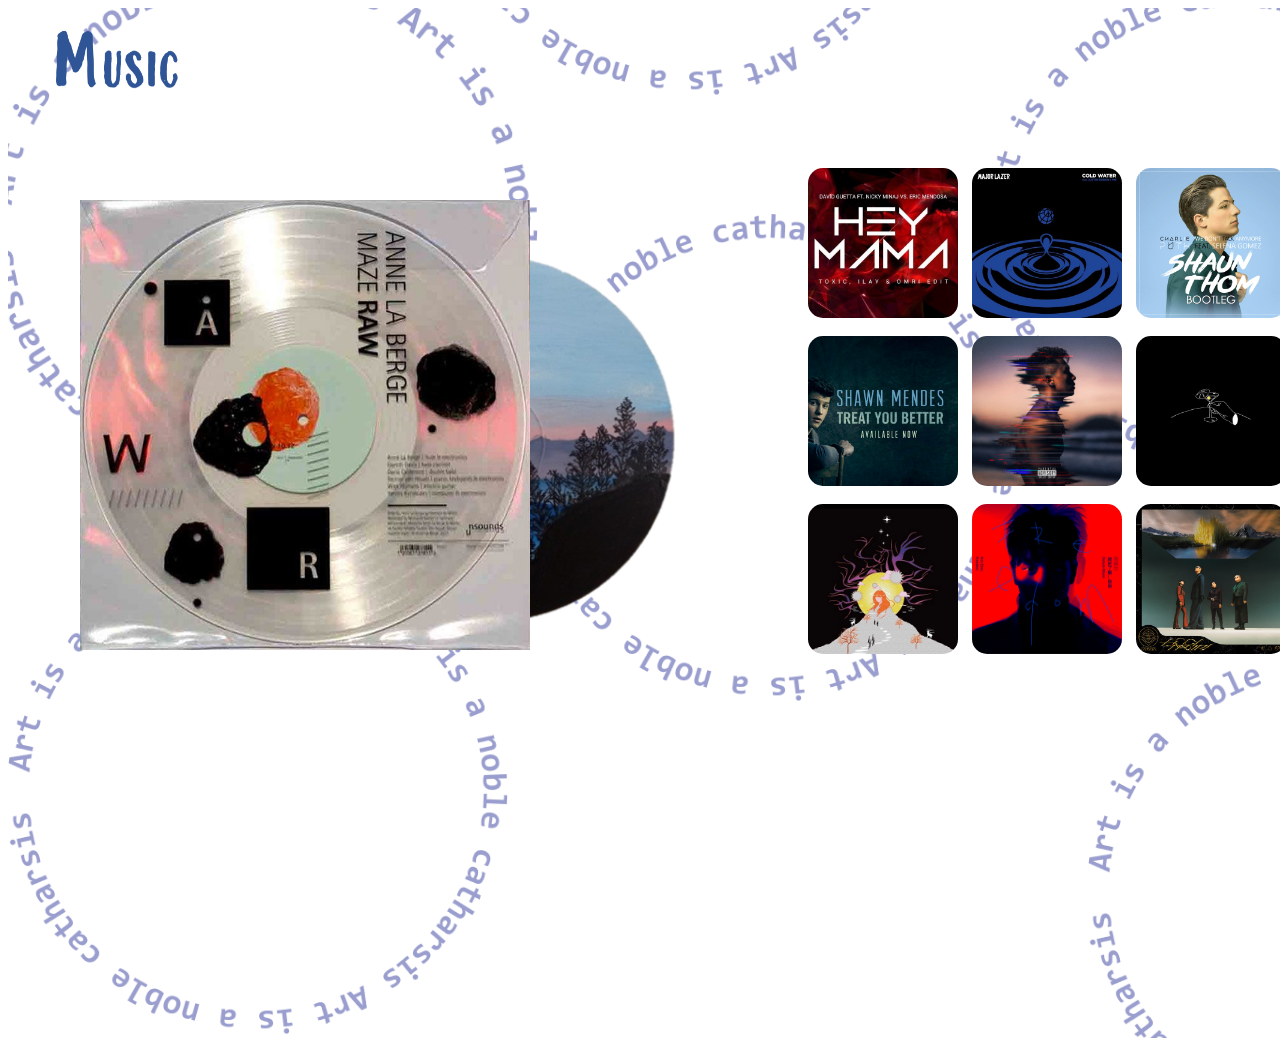
<file: 10944106王姵媗/index.html>
<!DOCTYPE html>
<html lang="en">
<head>
    <meta charset="UTF-8">
    <meta http-equiv="X-UA-Compatible" content="IE=edge">
    <meta name="viewport" content="width=device-width, initial-scale=1.0">
    <title>Document</title>
    <link rel="stylesheet" type="text/css" href="ALL/head.css">
    <style>

    </style>
</head>
<body>
    <div class="head">
         <img src="ALL/assert/title.png" width="200">
    </div>
    <div class="back">
        <div class="back1">
            <img src="ALL/assert/123.png" width="550">
        </div>
        <div class="back2">
            <img src="ALL/assert/123.png" width="500">
        </div>
        <div class="back3">
            <img src="ALL/assert/123.png" width="500">
        </div>
        <div class="back4">
            <img src="ALL/assert/123.png" width="500">
        </div>
        <div class="back5">
            <img src="ALL/assert/123.png" width="500">
        </div>
        <div class="back6">
            <img src="ALL/assert/123.png" width="500">
        </div>
    </div>
    <div class="songg">

                    <img class="cdd" src="ALL/assert/Anne La Berge _ Maze – RAW.jpg" width="450">
                    <img class="cd" src="ALL/assert/光碟.png" width="500">     
    </div>
  </div>
  <table class="part" cellpadding="6">
      <tr>
          <td><a href="ALL/hey.html"><img  class="be"src="ALL/assert/hey.jpg" width="150"></a></td>
          <td><a href="ALL/cold.html"><img class="be"src="ALL/assert/cold.jpg" width="150"></a></td>
          <td><a href="ALL/we.html"><img  class="be"src="ALL/assert/artworks-000189515316-czpf98-t500x500.jpg" width="150"></a></td>
      </tr>
      <tr>
          
          <td><a href="ALL/treat.html"><img class="be"src="ALL/assert/1465569508-79617274.png" width="150"></a></td>
          <td><a href="ALL/something.html"><img class="be" src="ALL/assert/some.jpg" width="150"></a></td>
         <td><a href="ALL/crush.html"><img class="be"src="ALL/assert/crush.jpg" width="150"></a></td>
        </tr>
        <tr>
            <td><a href="ALL/write.html"><img  class="be"src="ALL/assert/放下.jpg" width="150"></a></td>
            <td><a href="ALL/final.html"><img  class="be"src="ALL/assert/終於.jpg" width="150"></a></td>
             <td><a href="ALL/love.html"><img  class="be"src="ALL/assert/終究.jpg" width="150"></a></td>
            <td><a href="ALL/lost.html"><img class="be" src="ALL/assert/遺失.jpeg" width="150"></a></td>
        </tr>    

  </table>
</body>
</html>

<script>
  
</script>

</body>
</html>
</file>
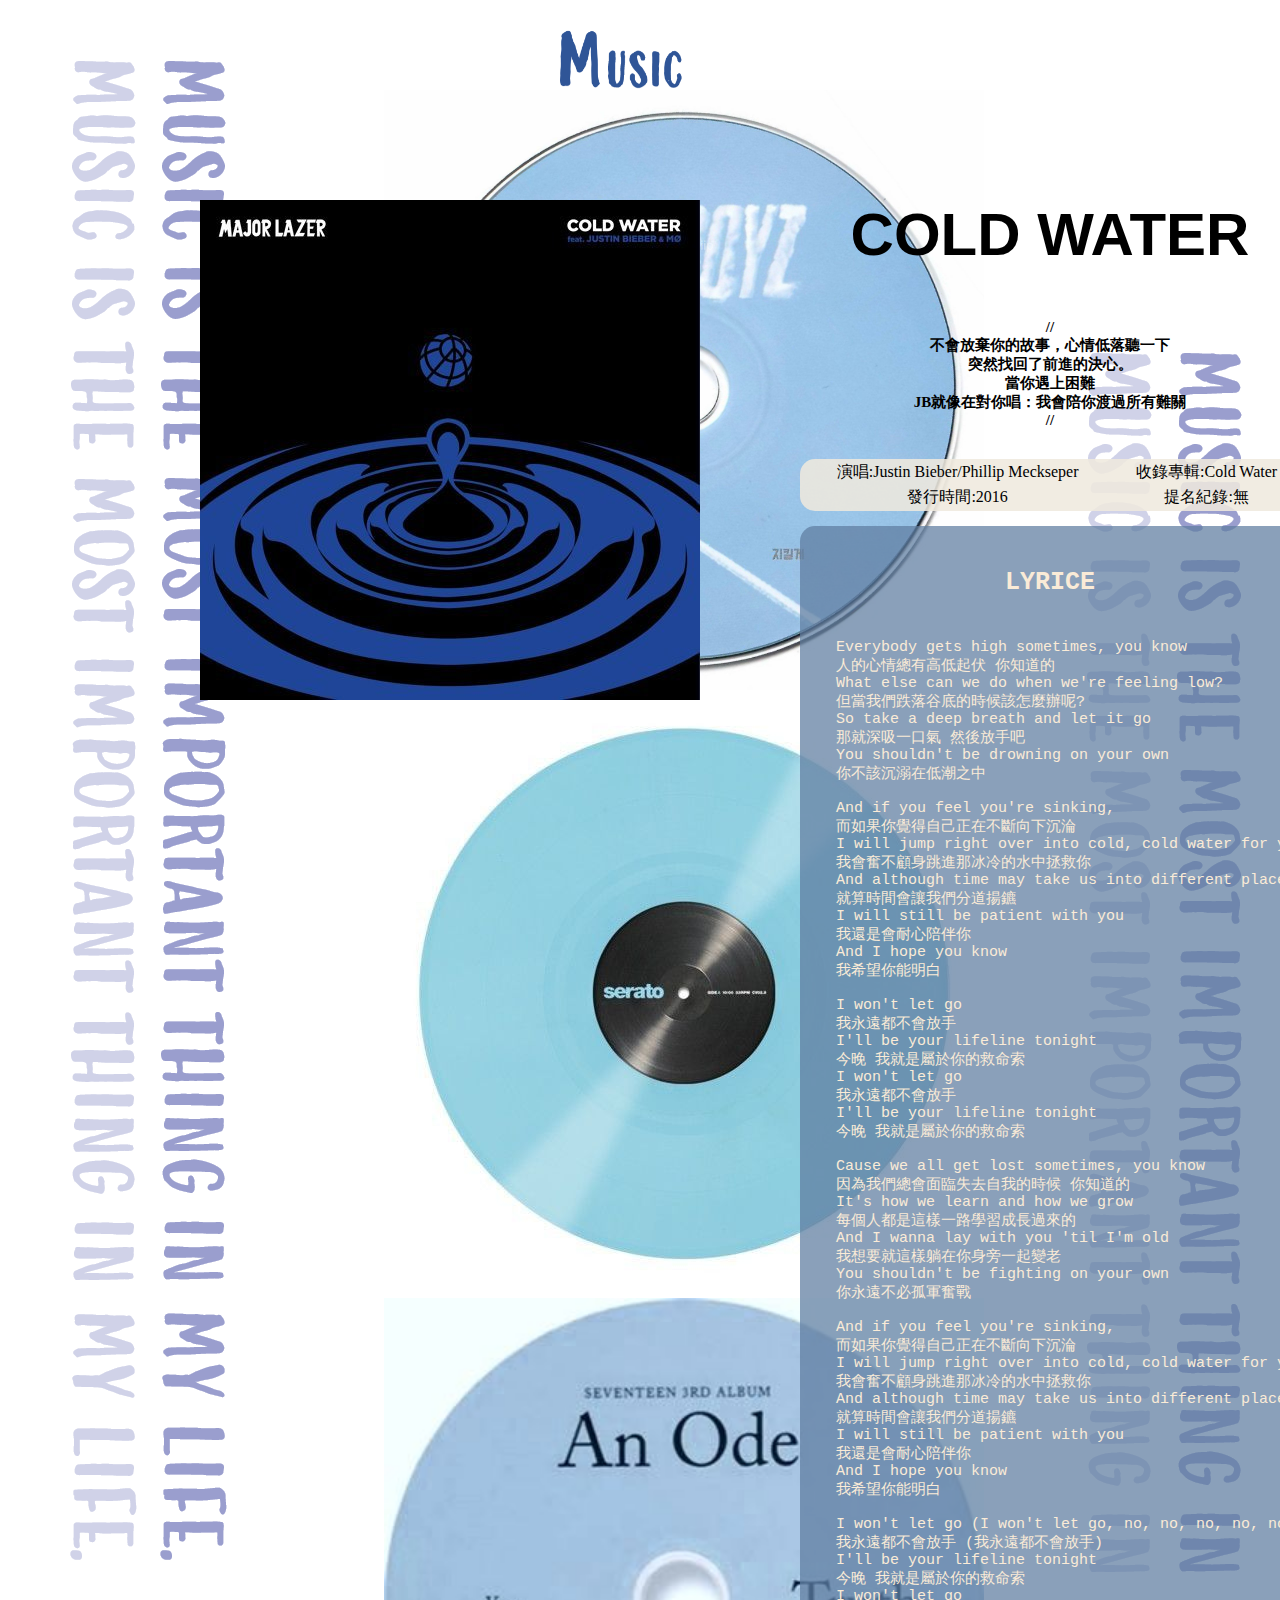
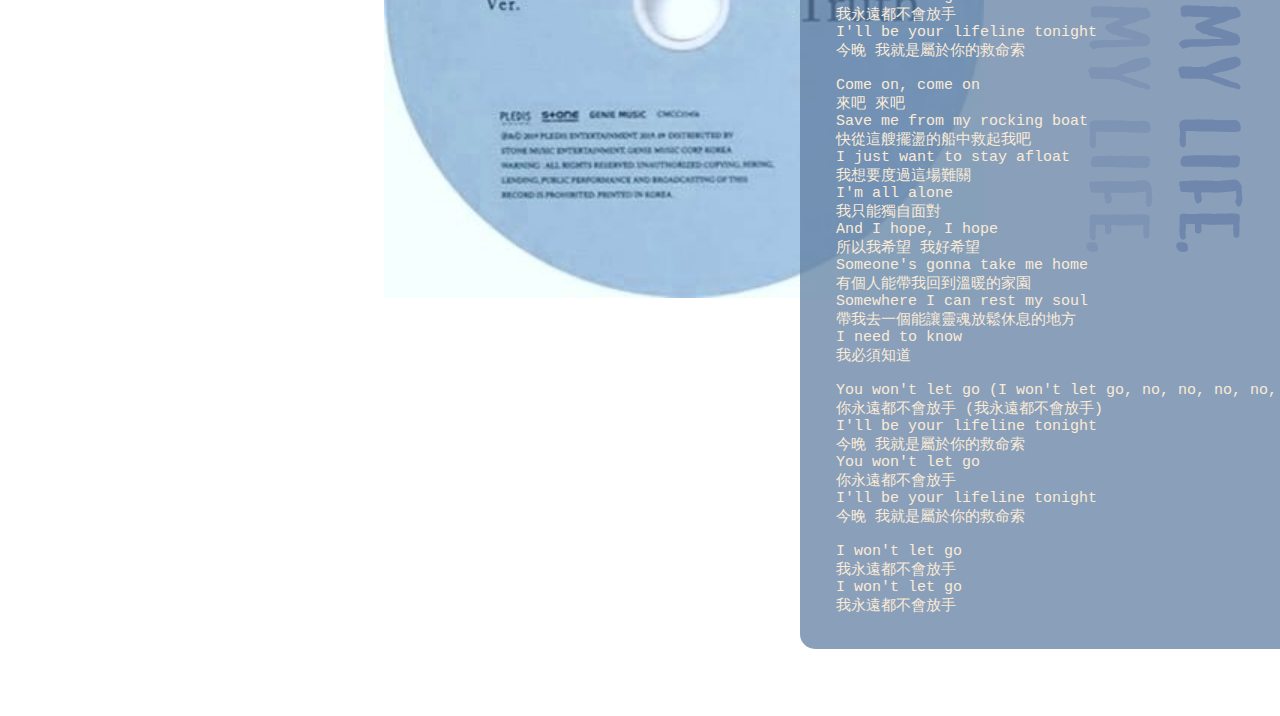
<file: 10944106王姵媗/ALL/cold.html>
<!DOCTYPE html>
<html lang="en">
<head>
    <meta charset="UTF-8">
    <meta http-equiv="X-UA-Compatible" content="IE=edge">
    <meta name="viewport" content="width=device-width, initial-scale=1.0">
    <title>Document</title>
    <link rel="stylesheet" type="text/css" href="song.css">
    <style>

        .right{
            position: absolute;
            top:200px;
            left: 800px;
        }
        .in{
            background-color: rgba(239, 233, 221, 0.867);
            border-radius: 15px;
            width: 500px;
            text-align: center;
        }

        .name{
            font-family: Impact, Haettenschweiler, 'Arial Narrow Bold', sans-serif;
            font-size: 60px;
            font-weight:bolder;
            text-align: center;
        }

        .ly{
            background-color: rgba(95, 125, 160, 0.729);
            color: antiquewhite;
            width: 500px;
            border-radius: 15px;
            font-size: 15px;
            font-family: 'Gill Sans', 'Gill Sans MT', Calibri, 'Trebuchet MS', sans-serif;
        }
        .lyy{
          font-size: 25px;
          font-weight: bolder;
          text-align: center;
      }
      
    </style>
</head>
<body>
     <div class="head">
         <a href="../index.html"><img src="assert/title.png" width="200"></a>
    </div>
    
    <div class="img1">
        <img src="assert/im1.png">
   </div>
   <div class="img2">
       <img src="assert/im1.png">
  </div>
  <div class="back">
    <img src="assert/n on Twitter.jpg" width="600">
    <img src="assert/1.jpg" width="600">
    <img src="assert/seventeen cd icon.jpg" width="600">

</div>
    <div class="we">
        <div class="pic">
            <a href="https://www.youtube.com/watch?v=a59gmGkq_pw"> <img src="assert/cold.jpg" width="500"></a>
        </div>
        <div class="right">
            <div class="name">
                COLD WATER
            </div>
            <div class="sen">
            <p>
            // <br>不會放棄你的故事，心情低落聽一下<br>
            突然找回了前進的決心。<br>
            當你遇上困難<br>
            JB就像在對你唱：我會陪你渡過所有難關<br> //
            </p>
            </div>
            <table class="in">
                <tr>
                    <td>演唱:Justin Bieber/Phillip Meckseper</td>
                    <td>收錄專輯:Cold Water</td>
                </tr>
                <tr>
                    <td>發行時間:2016</td>
                    <td>提名紀錄:無</td>
                </tr>
            </table>
            <div class="ly">
            <pre>
    <P class="lyy">LYRICE</P>
    Everybody gets high sometimes, you know
    人的心情總有高低起伏 你知道的
    What else can we do when we're feeling low?
    但當我們跌落谷底的時候該怎麼辦呢?
    So take a deep breath and let it go
    那就深吸一口氣 然後放手吧
    You shouldn't be drowning on your own
    你不該沉溺在低潮之中
    
    And if you feel you're sinking,
    而如果你覺得自己正在不斷向下沉淪
    I will jump right over into cold, cold water for you
    我會奮不顧身跳進那冰冷的水中拯救你
    And although time may take us into different places
    就算時間會讓我們分道揚鑣
    I will still be patient with you
    我還是會耐心陪伴你
    And I hope you know
    我希望你能明白
    
    I won't let go
    我永遠都不會放手
    I'll be your lifeline tonight
    今晚 我就是屬於你的救命索
    I won't let go
    我永遠都不會放手
    I'll be your lifeline tonight
    今晚 我就是屬於你的救命索
    
    Cause we all get lost sometimes, you know
    因為我們總會面臨失去自我的時候 你知道的
    It's how we learn and how we grow
    每個人都是這樣一路學習成長過來的
    And I wanna lay with you 'til I'm old
    我想要就這樣躺在你身旁一起變老
    You shouldn't be fighting on your own
    你永遠不必孤軍奮戰
    
    And if you feel you're sinking,
    而如果你覺得自己正在不斷向下沉淪
    I will jump right over into cold, cold water for you
    我會奮不顧身跳進那冰冷的水中拯救你
    And although time may take us into different places
    就算時間會讓我們分道揚鑣
    I will still be patient with you
    我還是會耐心陪伴你
    And I hope you know
    我希望你能明白
    
    I won't let go (I won't let go, no, no, no, no, no, no)
    我永遠都不會放手 (我永遠都不會放手)
    I'll be your lifeline tonight
    今晚 我就是屬於你的救命索
    I won't let go
    我永遠都不會放手
    I'll be your lifeline tonight
    今晚 我就是屬於你的救命索
    
    Come on, come on
    來吧 來吧
    Save me from my rocking boat
    快從這艘擺盪的船中救起我吧
    I just want to stay afloat
    我想要度過這場難關
    I'm all alone
    我只能獨自面對
    And I hope, I hope
    所以我希望 我好希望
    Someone's gonna take me home
    有個人能帶我回到溫暖的家園
    Somewhere I can rest my soul
    帶我去一個能讓靈魂放鬆休息的地方
    I need to know
    我必須知道
    
    You won't let go (I won't let go, no, no, no, no, no, no)
    你永遠都不會放手 (我永遠都不會放手)
    I'll be your lifeline tonight
    今晚 我就是屬於你的救命索
    You won't let go
    你永遠都不會放手
    I'll be your lifeline tonight
    今晚 我就是屬於你的救命索
    
    I won't let go
    我永遠都不會放手
    I won't let go
    我永遠都不會放手
                
        </pre>
               </div>
        </div>
        
    </div>
    
</body>
</html>
</file>
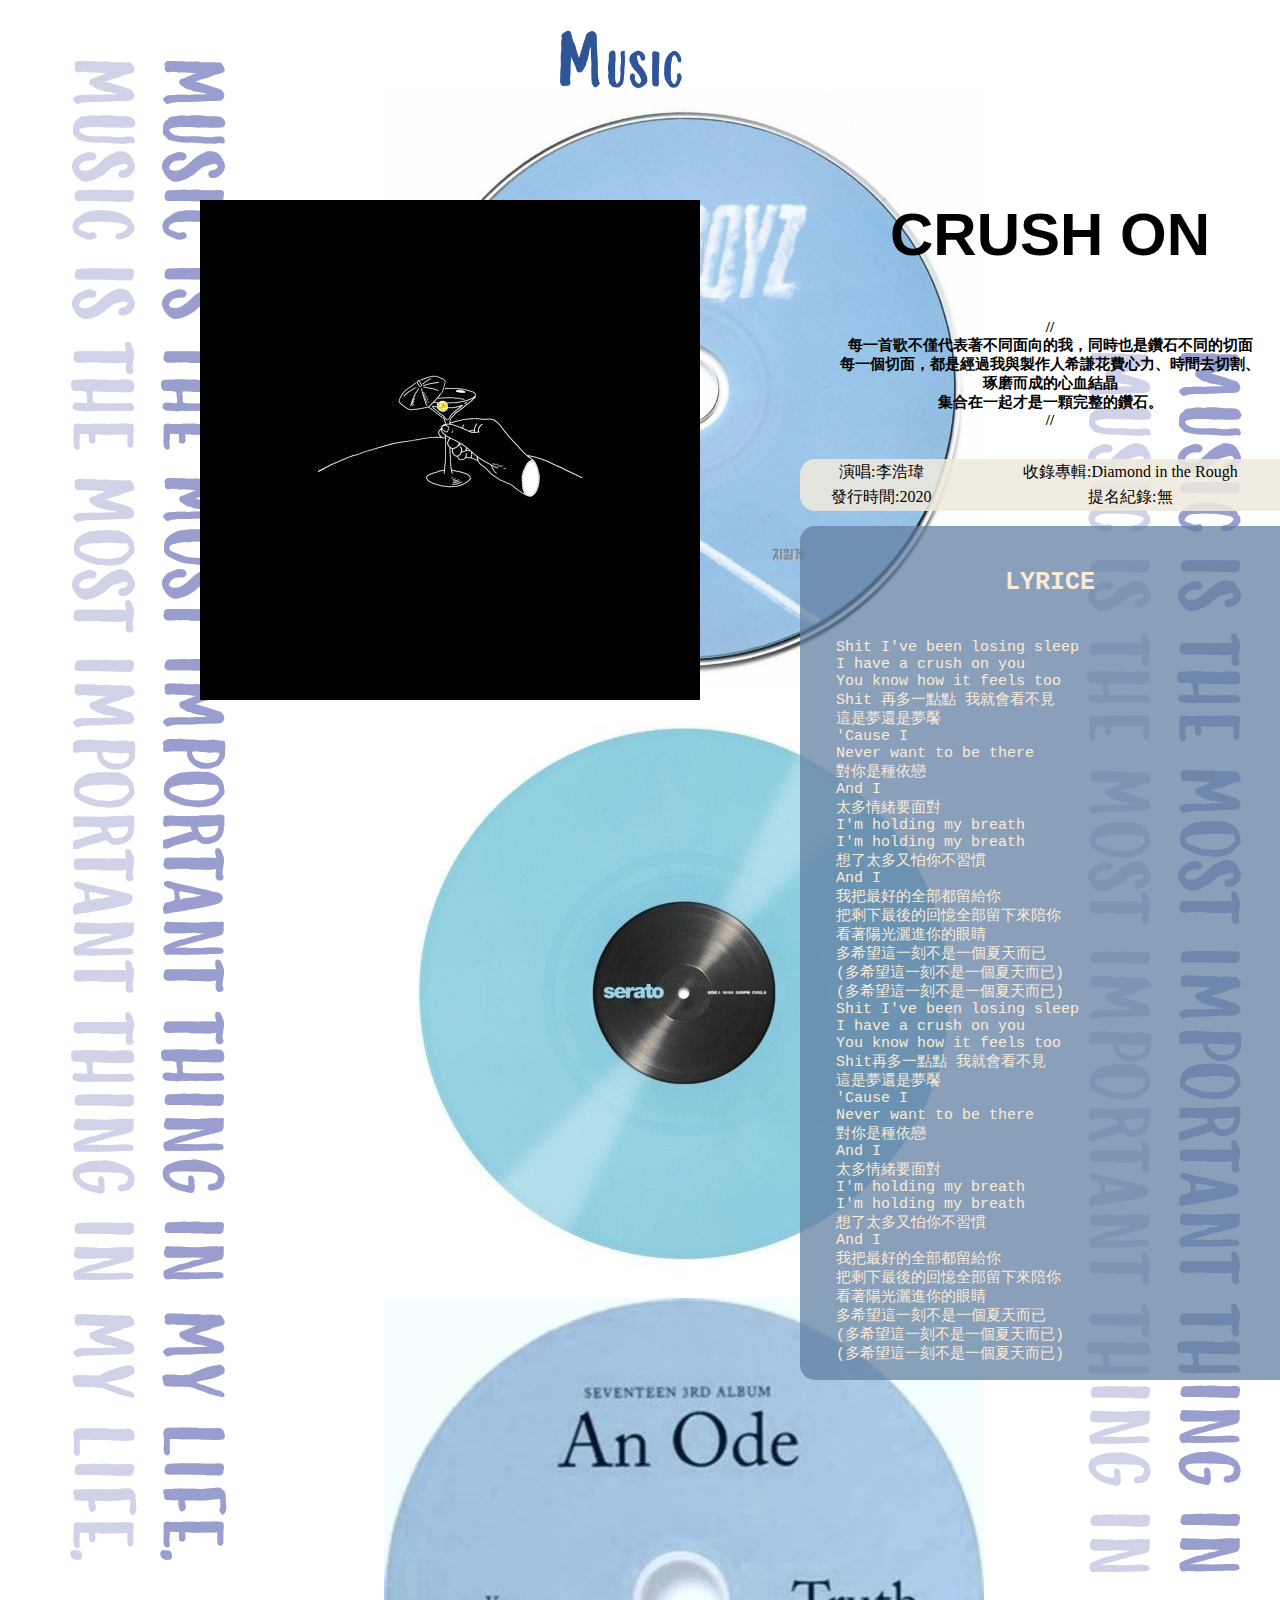
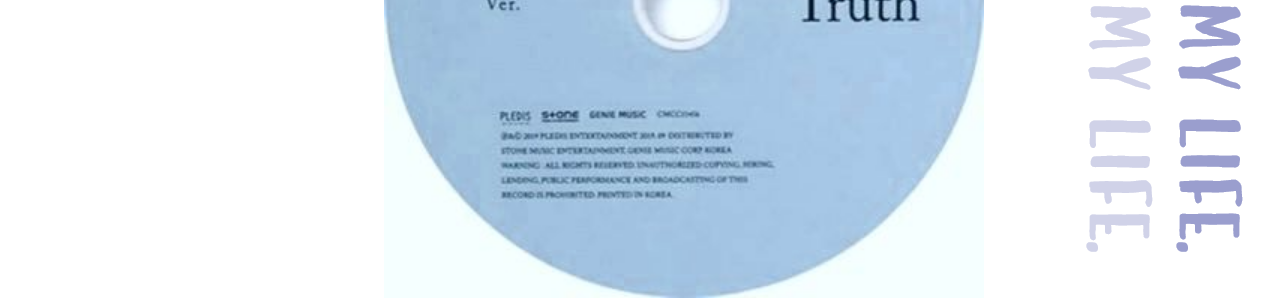
<file: 10944106王姵媗/ALL/crush.html>
<!DOCTYPE html>
<html lang="en">
<head>
    <meta charset="UTF-8">
    <meta http-equiv="X-UA-Compatible" content="IE=edge">
    <meta name="viewport" content="width=device-width, initial-scale=1.0">
    <title>Document</title>
    <link rel="stylesheet" type="text/css" href="song.css">
    <style>
        .pic{
            position:fixed ;
            float: left;
            top: 200px;
            left: 200px;     
        }
        .right{
            position: absolute;
            top:200px;
            left: 800px;
        }
        .in{
            background-color: rgba(239, 233, 221, 0.867);
            border-radius: 15px;
            width: 500px;
            text-align: center;
        }
        .name{
            font-family: Impact, Haettenschweiler, 'Arial Narrow Bold', sans-serif;
            font-size: 60px;
            font-weight:bolder;
            text-align: center;
        }

        .ly{
            background-color: rgba(95, 125, 160, 0.729);
            color: antiquewhite;
            width: 500px;
            border-radius: 15px;
            font-size: 15px;
            font-family: 'Gill Sans', 'Gill Sans MT', Calibri, 'Trebuchet MS', sans-serif;
        }
        .lyy{
          font-size: 25px;
          font-weight: bolder;
          text-align: center;
      }
    </style>
</head>
<body>
    <div class="head">
        <a href="../index.html"><img src="assert/title.png" width="200"></a>
   </div>
    <div class="img1">
        <img src="assert/im1.png">
   
   </div>
   <div class="img2">
       <img src="assert/im1.png">
  </div>
  <div class="back">
    <img src="assert/n on Twitter.jpg" width="600">
    <img src="assert/1.jpg" width="600">
    <img src="assert/seventeen cd icon.jpg" width="600">

</div>
    <div class="we">
        <div class="pic">
            <a href="https://www.youtube.com/watch?v=YGzrowrKkw4"> <img src="assert/crush.jpg" width="500"></a>
        </div>
        <div class="right">
            <div class="name">
                CRUSH ON 
            </div>
            <div class="sen">
            <p>
            // <br>每一首歌不僅代表著不同面向的我，同時也是鑽石不同的切面<br>
            每一個切面，都是經過我與製作人希謙花費心力、時間去切割、<br>琢磨而成的心血結晶<br>
            集合在一起才是一顆完整的鑽石。<br>
             //
            </p>
            </div>
            <table class="in">
                <tr>
                    <td>演唱:李浩瑋</td>
                    <td>收錄專輯:Diamond in the Rough</td>
                </tr>
                <tr>
                    <td>發行時間:2020</td>
                    <td>提名紀錄:無</td>
                </tr>
            </table>
            <div class="ly">
            <pre>
    <P class="lyy">LYRICE</P>
    Shit I've been losing sleep
    I have a crush on you
    You know how it feels too
    Shit 再多一點點 我就會看不見
    這是夢還是夢饜
    'Cause I
    Never want to be there
    對你是種依戀
    And I
    太多情緒要面對
    I'm holding my breath
    I'm holding my breath
    想了太多又怕你不習慣
    And I
    我把最好的全部都留給你
    把剩下最後的回憶全部留下來陪你
    看著陽光灑進你的眼睛
    多希望這一刻不是一個夏天而已
    (多希望這一刻不是一個夏天而已)
    (多希望這一刻不是一個夏天而已)
    Shit I've been losing sleep
    I have a crush on you
    You know how it feels too
    Shit再多一點點 我就會看不見
    這是夢還是夢饜
    'Cause I
    Never want to be there
    對你是種依戀
    And I
    太多情緒要面對
    I'm holding my breath
    I'm holding my breath
    想了太多又怕你不習慣
    And I
    我把最好的全部都留給你
    把剩下最後的回憶全部留下來陪你
    看著陽光灑進你的眼睛
    多希望這一刻不是一個夏天而已
    (多希望這一刻不是一個夏天而已)
    (多希望這一刻不是一個夏天而已)
        </pre>
               </div>
        </div>
        
    </div>
    
</body>
</html>
</file>
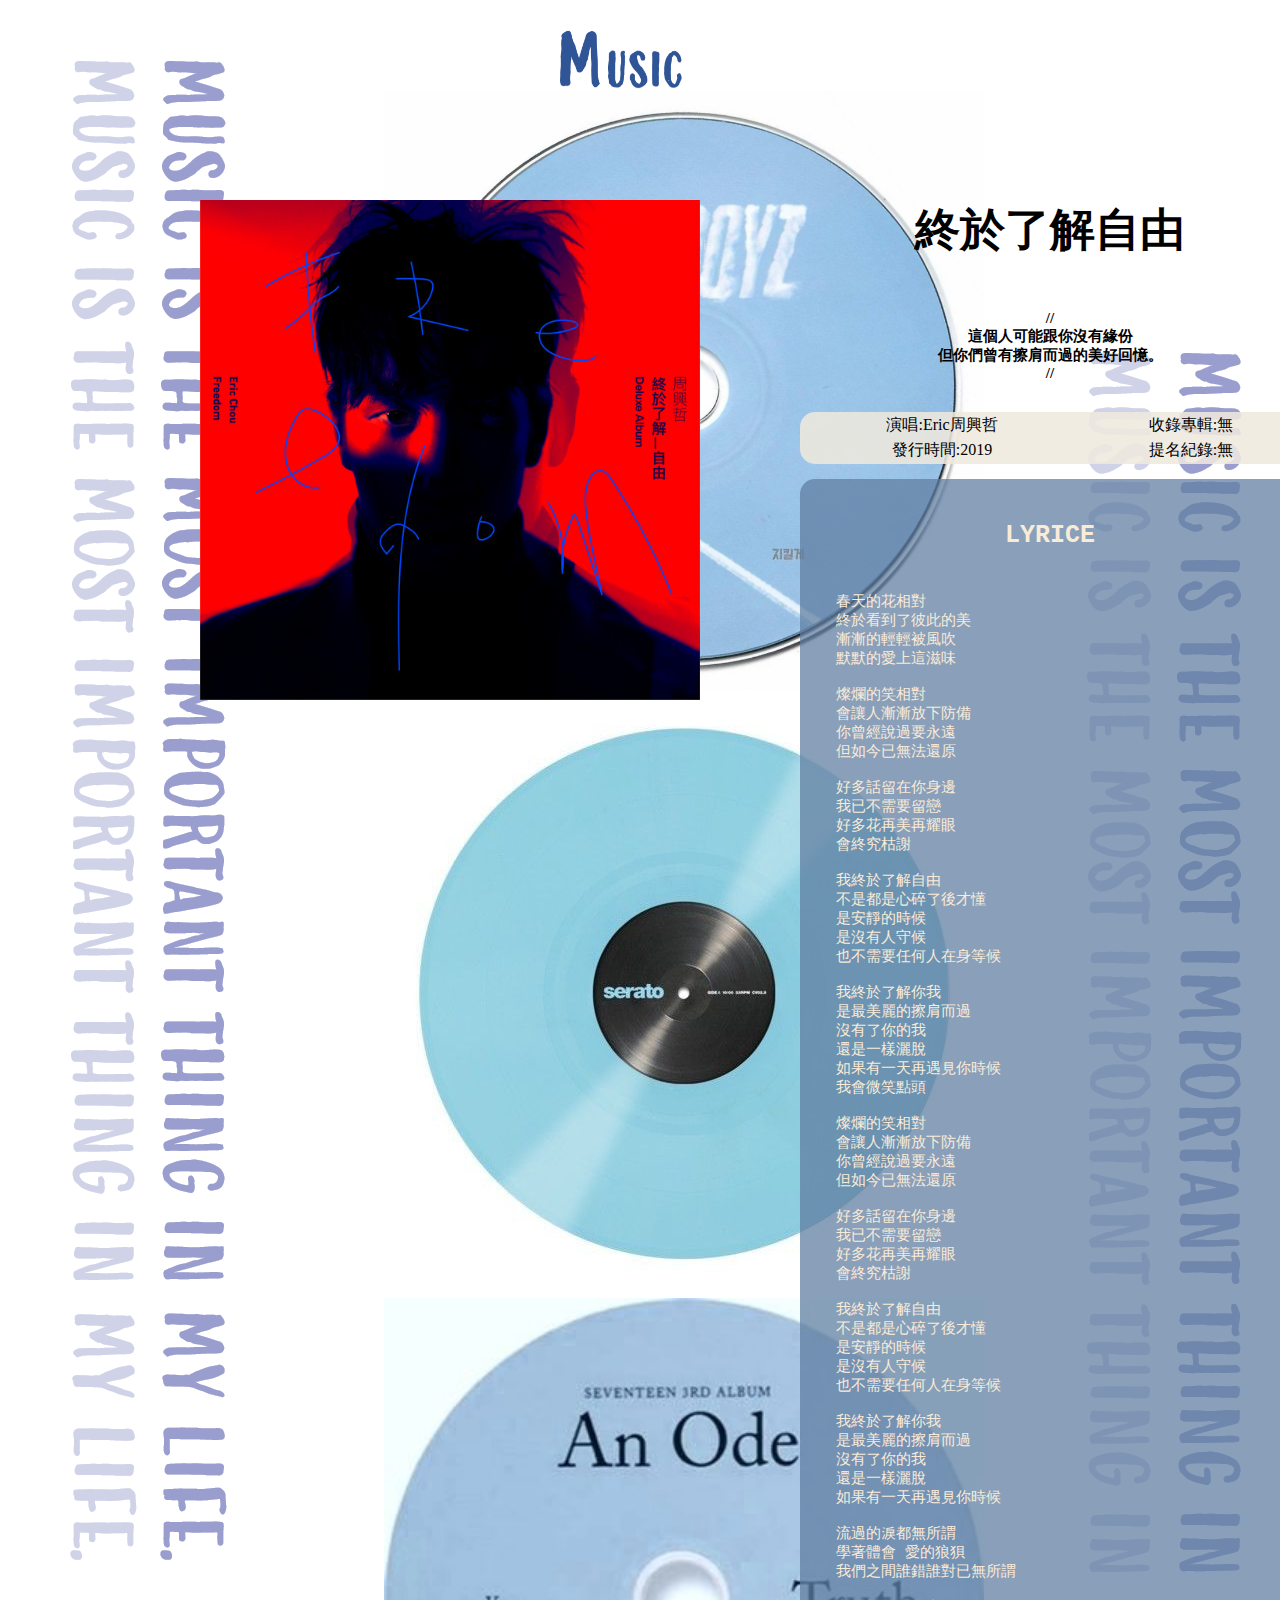
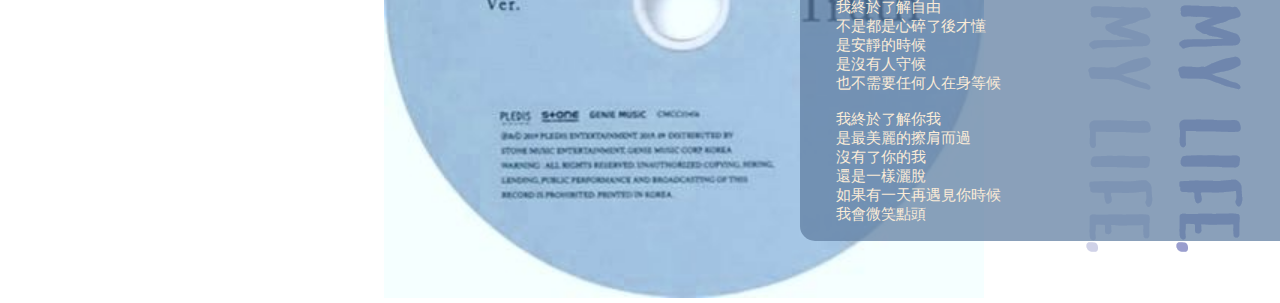
<file: 10944106王姵媗/ALL/final.html>
<!DOCTYPE html>
<html lang="en">
<head>
    <meta charset="UTF-8">
    <meta http-equiv="X-UA-Compatible" content="IE=edge">
    <meta name="viewport" content="width=device-width, initial-scale=1.0">
    <title>Document</title>
    <link rel="stylesheet" type="text/css" href="song.css">
    <style>
        .pic{
            position:fixed ;
            float: left;
            top: 200px;
            left: 200px;     
        }
        .right{
            position: absolute;
            top:200px;
            left: 800px;
        }
        .in{
            background-color: rgba(239, 233, 221, 0.867);
            border-radius: 15px;
            width: 500px;
            text-align: center;
        }

        .name{
            font-family: Impact, Haettenschweiler, 'Arial Narrow Bold', sans-serif;
            font-size: 45px;
            font-weight:bolder;
            text-align: center;
        }

        .ly{
            background-color: rgba(95, 125, 160, 0.729);
            color: antiquewhite;
            width: 500px;
            border-radius: 15px;
            font-size: 15px;
            font-family: 'Gill Sans', 'Gill Sans MT', Calibri, 'Trebuchet MS', sans-serif;
        }
        .lyy{
          font-size: 25px;
          font-weight: bolder;
          text-align: center;
      }
    </style>
</head>
<body>
    <div class="head">
        <a href="../index.html"><img src="assert/title.png" width="200"></a>
   </div>
    <div class="img1">
        <img src="assert/im1.png">
   
   </div>
   <div class="img2">
       <img src="assert/im1.png">
  </div>
  <div class="back">
    <img src="assert/n on Twitter.jpg" width="600">
    <img src="assert/1.jpg" width="600">
    <img src="assert/seventeen cd icon.jpg" width="600">

</div>
    <div class="we">
        <div class="pic">
             <a href="https://www.youtube.com/watch?v=BVK_Q6KZSUI"><img src="assert/終於.jpg" width="500"></a>
        </div>
        <div class="right">
            <div class="name">
                終於了解自由
            </div>
            <div class="sen">
            <p>
            // <br>這個人可能跟你沒有緣份<br>
            但你們曾有擦肩而過的美好回憶。<br>
             //
            </p>
            </div>
            <table class="in">
                <tr>
                    <td>演唱:Eric周興哲</td>
                    <td>收錄專輯:無</td>
                </tr>
                <tr>
                    <td>發行時間:2019</td>
                    <td>提名紀錄:無</td>
                </tr>
            </table>
            <div class="ly">
            <pre>
    <P class="lyy">LYRICE</P>
    春天的花相對
    終於看到了彼此的美
    漸漸的輕輕被風吹
    默默的愛上這滋味
    
    燦爛的笑相對
    會讓人漸漸放下防備
    你曾經說過要永遠
    但如今已無法還原
    
    好多話留在你身邊
    我已不需要留戀
    好多花再美再耀眼
    會終究枯謝
    
    我終於了解自由
    不是都是心碎了後才懂
    是安靜的時候
    是沒有人守候
    也不需要任何人在身等候
    
    我終於了解你我
    是最美麗的擦肩而過
    沒有了你的我
    還是一樣灑脫
    如果有一天再遇見你時候
    我會微笑點頭
    
    燦爛的笑相對
    會讓人漸漸放下防備
    你曾經說過要永遠
    但如今已無法還原
    
    好多話留在你身邊
    我已不需要留戀
    好多花再美再耀眼
    會終究枯謝
    
    我終於了解自由
    不是都是心碎了後才懂
    是安靜的時候
    是沒有人守候
    也不需要任何人在身等候
    
    我終於了解你我
    是最美麗的擦肩而過
    沒有了你的我
    還是一樣灑脫
    如果有一天再遇見你時候
    
    流過的淚都無所謂
    學著體會 愛的狼狽
    我們之間誰錯誰對已無所謂
    
    我終於了解自由
    不是都是心碎了後才懂
    是安靜的時候
    是沒有人守候
    也不需要任何人在身等候
    
    我終於了解你我
    是最美麗的擦肩而過
    沒有了你的我
    還是一樣灑脫
    如果有一天再遇見你時候
    我會微笑點頭
        </pre>
               </div>
        </div>
        
    </div>
    
</body>
</html>
</file>
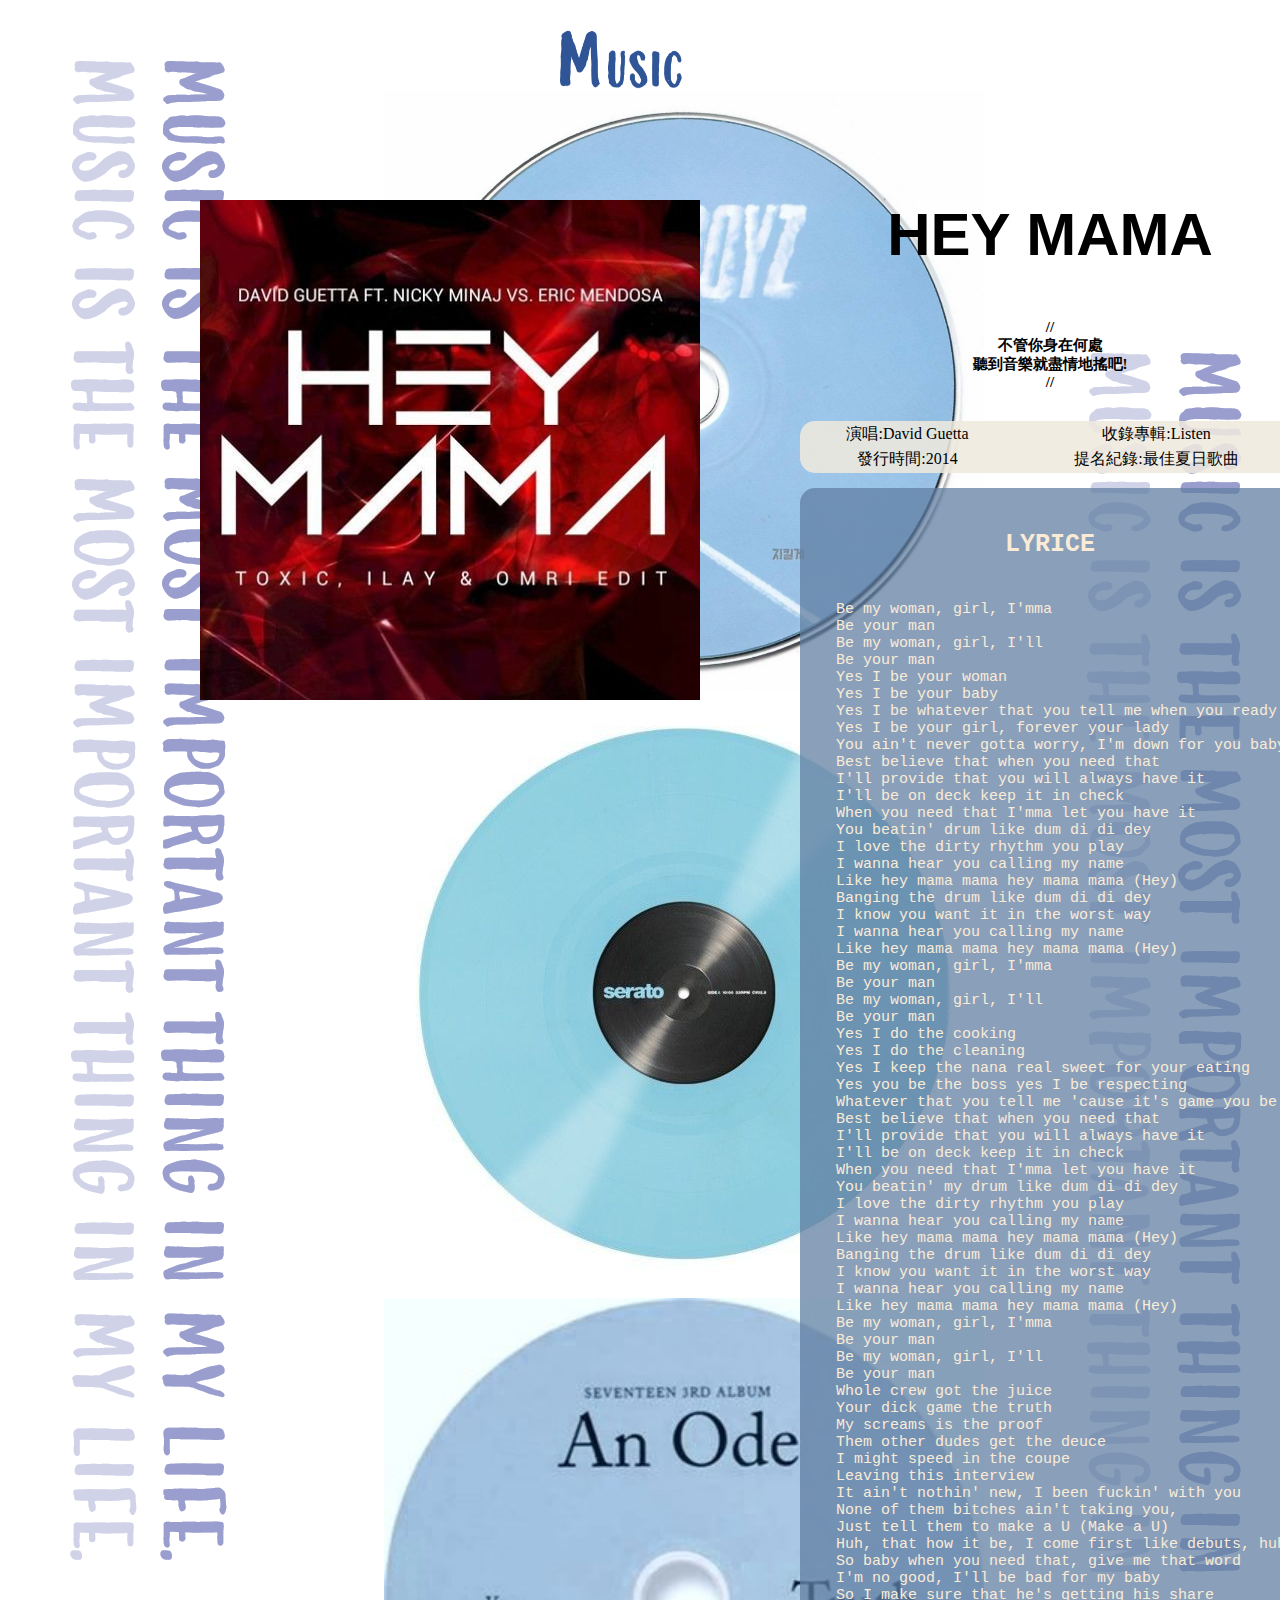
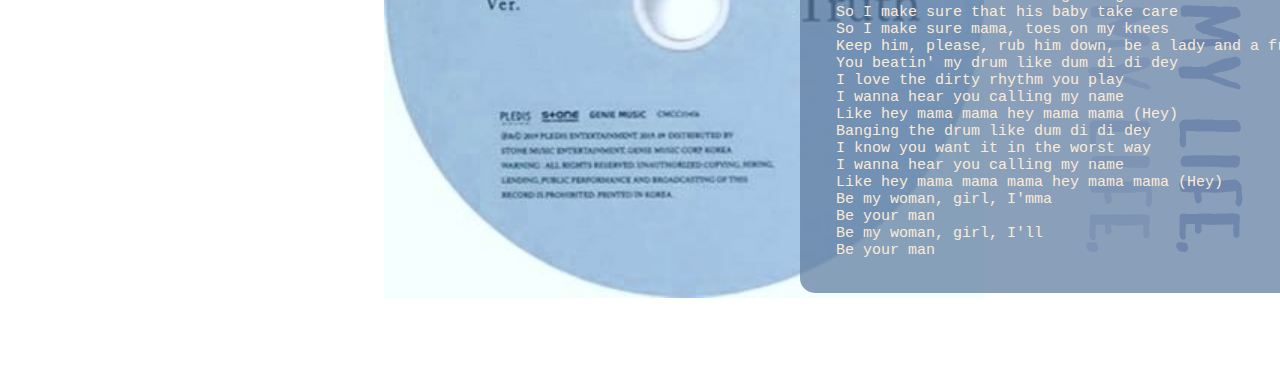
<file: 10944106王姵媗/ALL/hey.html>
<!DOCTYPE html>
<html lang="en">
<head>
    <meta charset="UTF-8">
    <meta http-equiv="X-UA-Compatible" content="IE=edge">
    <meta name="viewport" content="width=device-width, initial-scale=1.0">
    <title>Document</title>
    <link rel="stylesheet" type="text/css" href="song.css">
    <style>
        .pic{
            position:fixed ;
            float: left;
            top: 200px;
            left: 200px;     
        }
        .right{
            position: absolute;
            top:200px;
            left: 800px;
        }
        .in{
            background-color: rgba(239, 233, 221, 0.867);
            border-radius: 15px;
            width: 500px;
            text-align: center;
        }
        .name{
            font-family: Impact, Haettenschweiler, 'Arial Narrow Bold', sans-serif;
            font-size: 60px;
            font-weight:bolder;
            
        }
        .name{
            font-family: Impact, Haettenschweiler, 'Arial Narrow Bold', sans-serif;
            font-size: 60px;
            font-weight:bolder;
            text-align: center;
        }

        .ly{
            background-color: rgba(95, 125, 160, 0.729);
            color: antiquewhite;
            width: 500px;
            border-radius: 15px;
            font-size: 15px;
            font-family: 'Gill Sans', 'Gill Sans MT', Calibri, 'Trebuchet MS', sans-serif;
            
        }
      .lyy{
          font-size: 25px;
          font-weight: bolder;
          text-align: center;
      }
    </style>
</head>
<body>
    <div class="head">
        <a href="../index.html"><img src="assert/title.png" width="200"></a>
   </div>
    <div class="img1">
        <img src="assert/im1.png">
   
   </div>
   <div class="img2">
       <img src="assert/im1.png">
  </div>
  <div class="back">
    <img src="assert/n on Twitter.jpg" width="600">
    <img src="assert/1.jpg" width="600">
    <img src="assert/seventeen cd icon.jpg" width="600">

</div>
    <div class="we">
        <div class="pic">
            <a href="https://www.youtube.com/watch?v=uO59tfQ2TbA" ><img src="assert/hey.jpg" width="500"></a>
        </div>
        <div class="right">
            <div class="name">
                HEY MAMA
            </div>
            <div class="sen">
            <p>
            // <br>
            不管你身在何處<br>
            聽到音樂就盡情地搖吧!<br> //
            </p>
            </div>
            <table class="in">
                <tr>
                    <td>演唱:David Guetta</td>
                    <td>收錄專輯:Listen</td>
                </tr>
                <tr>
                    <td>發行時間:2014</td>
                    <td>提名紀錄:最佳夏日歌曲</td>
                </tr>
            </table>
            <div class="ly">
            
            <pre>
    <P class="lyy">LYRICE</P>
    Be my woman, girl, I'mma
    Be your man
    Be my woman, girl, I'll
    Be your man
    Yes I be your woman
    Yes I be your baby
    Yes I be whatever that you tell me when you ready
    Yes I be your girl, forever your lady
    You ain't never gotta worry, I'm down for you baby
    Best believe that when you need that
    I'll provide that you will always have it
    I'll be on deck keep it in check
    When you need that I'mma let you have it
    You beatin' drum like dum di di dey
    I love the dirty rhythm you play
    I wanna hear you calling my name
    Like hey mama mama hey mama mama (Hey)
    Banging the drum like dum di di dey
    I know you want it in the worst way
    I wanna hear you calling my name
    Like hey mama mama hey mama mama (Hey)
    Be my woman, girl, I'mma
    Be your man
    Be my woman, girl, I'll
    Be your man
    Yes I do the cooking
    Yes I do the cleaning
    Yes I keep the nana real sweet for your eating
    Yes you be the boss yes I be respecting
    Whatever that you tell me 'cause it's game you be spitting
    Best believe that when you need that
    I'll provide that you will always have it
    I'll be on deck keep it in check
    When you need that I'mma let you have it
    You beatin' my drum like dum di di dey
    I love the dirty rhythm you play
    I wanna hear you calling my name
    Like hey mama mama hey mama mama (Hey)
    Banging the drum like dum di di dey
    I know you want it in the worst way
    I wanna hear you calling my name
    Like hey mama mama hey mama mama (Hey)
    Be my woman, girl, I'mma
    Be your man
    Be my woman, girl, I'll
    Be your man
    Whole crew got the juice
    Your dick game the truth
    My screams is the proof
    Them other dudes get the deuce
    I might speed in the coupe
    Leaving this interview
    It ain't nothin' new, I been fuckin' with you
    None of them bitches ain't taking you,
    Just tell them to make a U (Make a U)
    Huh, that how it be, I come first like debuts, huh
    So baby when you need that, give me that word
    I'm no good, I'll be bad for my baby
    So I make sure that he's getting his share
    So I make sure that his baby take care
    So I make sure mama, toes on my knees
    Keep him, please, rub him down, be a lady and a freak
    You beatin' my drum like dum di di dey
    I love the dirty rhythm you play
    I wanna hear you calling my name
    Like hey mama mama hey mama mama (Hey)
    Banging the drum like dum di di dey
    I know you want it in the worst way
    I wanna hear you calling my name
    Like hey mama mama mama hey mama mama (Hey)
    Be my woman, girl, I'mma
    Be your man
    Be my woman, girl, I'll
    Be your man
                
        </pre>
               </div>
        </div>
        
    </div>
    
</body>
</html>
</file>
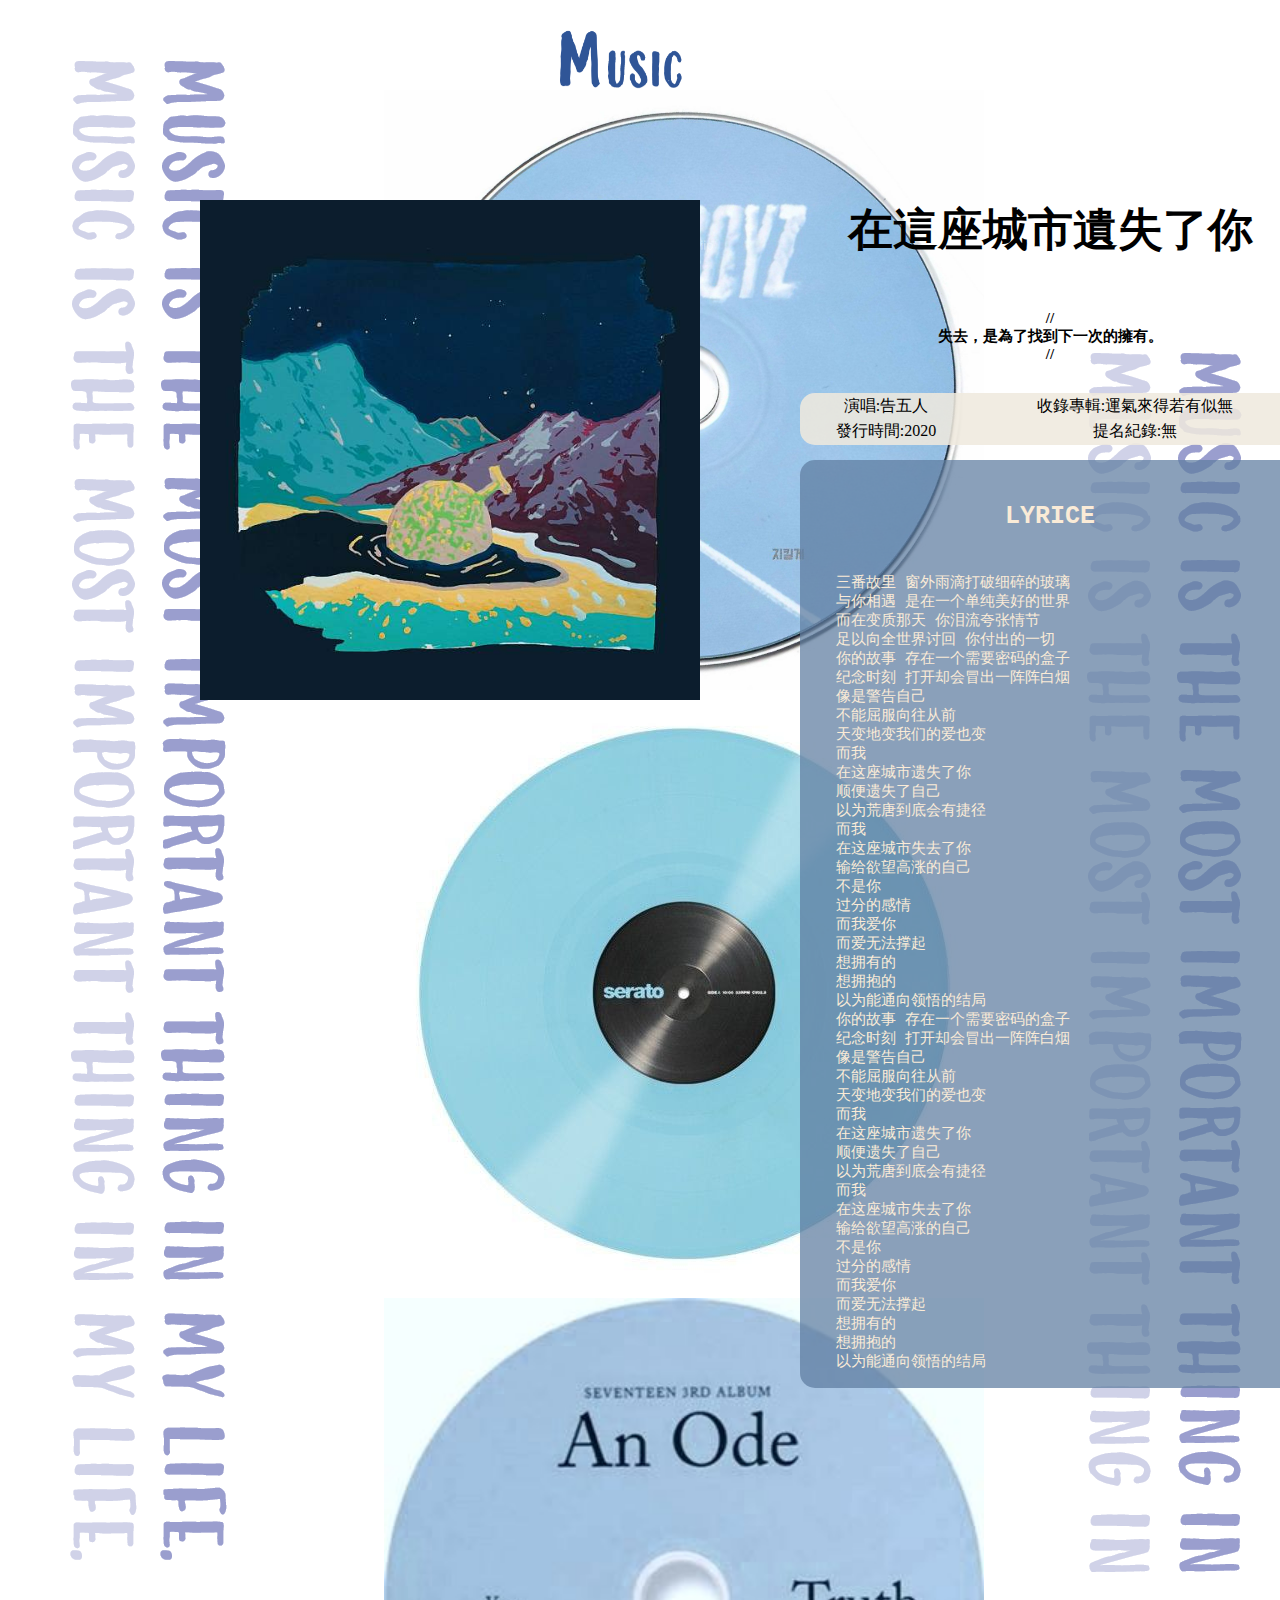
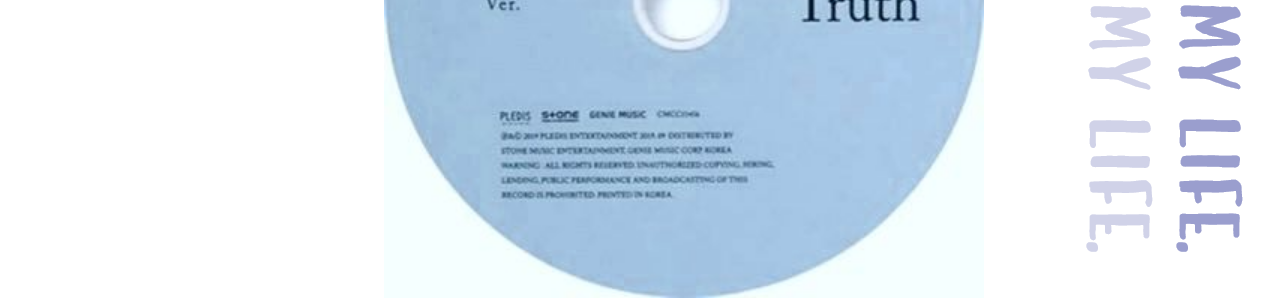
<file: 10944106王姵媗/ALL/lost.html>
<!DOCTYPE html>
<html lang="en">
<head>
    <meta charset="UTF-8">
    <meta http-equiv="X-UA-Compatible" content="IE=edge">
    <meta name="viewport" content="width=device-width, initial-scale=1.0">
    <title>Document</title>
    <link rel="stylesheet" type="text/css" href="song.css">
    <style>
        .pic{
            position:fixed ;
            float: left;
            top: 200px;
            left: 200px;     
        }
        .right{
            position: absolute;
            top:200px;
            left: 800px;
        }
        .in{
            background-color: rgba(239, 233, 221, 0.867);
            border-radius: 15px;
            width: 500px;
            text-align: center;
        }

        .name{
            font-family: Impact, Haettenschweiler, 'Arial Narrow Bold', sans-serif;
            font-size: 45px;
            font-weight:bolder;
            text-align: center;
        }
        .ly{
            background-color: rgba(95, 125, 160, 0.729);
            color: antiquewhite;
            width: 500px;
            border-radius: 15px;
            font-size: 15px;
            font-family: 'Gill Sans', 'Gill Sans MT', Calibri, 'Trebuchet MS', sans-serif;
        }
        .lyy{
          font-size: 25px;
          font-weight: bolder;
          text-align: center;
      }
    </style>
</head>
<body>
    <div class="head">
        <a href="../index.html"><img src="assert/title.png" width="200"></a>
   </div>
    <div class="img1">
        <img src="assert/im1.png">
   
   </div>
   <div class="img2">
       <img src="assert/im1.png">
  </div>
  <div class="back">
    <img src="assert/n on Twitter.jpg" width="600">
    <img src="assert/1.jpg" width="600">
    <img src="assert/seventeen cd icon.jpg" width="600">

</div>
    <div class="we">
        <div class="pic">
             <a href="https://www.youtube.com/watch?v=PlCbgZxonJs"><img src="assert/遺失.jpeg" width="500"></a>
        </div>
        <div class="right">
            <div class="name">
                在這座城市遺失了你
            </div>
            <div class="sen">
            <p>
            // <br>
            失去，是為了找到下一次的擁有。<br>
             //
            </p>
            </div>
            <table class="in">
                <tr>
                    <td>演唱:告五人</td>
                    <td>收錄專輯:運氣來得若有似無</td>
                </tr>
                <tr>
                    <td>發行時間:2020</td>
                    <td>提名紀錄:無</td>
                </tr>
            </table>
            <div class="ly">
            <pre>
    <P class="lyy">LYRICE</P>
    三番故里 窗外雨滴打破细碎的玻璃
    与你相遇 是在一个单纯美好的世界
    而在变质那天 你泪流夸张情节
    足以向全世界讨回 你付出的一切
    你的故事 存在一个需要密码的盒子
    纪念时刻 打开却会冒出一阵阵白烟
    像是警告自己
    不能屈服向往从前
    天变地变我们的爱也变
    而我
    在这座城市遗失了你
    顺便遗失了自己
    以为荒唐到底会有捷径
    而我
    在这座城市失去了你
    输给欲望高涨的自己
    不是你
    过分的感情
    而我爱你
    而爱无法撑起
    想拥有的
    想拥抱的
    以为能通向领悟的结局
    你的故事 存在一个需要密码的盒子
    纪念时刻 打开却会冒出一阵阵白烟
    像是警告自己
    不能屈服向往从前
    天变地变我们的爱也变
    而我
    在这座城市遗失了你
    顺便遗失了自己
    以为荒唐到底会有捷径
    而我
    在这座城市失去了你
    输给欲望高涨的自己
    不是你
    过分的感情
    而我爱你
    而爱无法撑起
    想拥有的
    想拥抱的
    以为能通向领悟的结局
        </pre>
               </div>
        </div>
        
    </div>
    
</body>
</html>
</file>
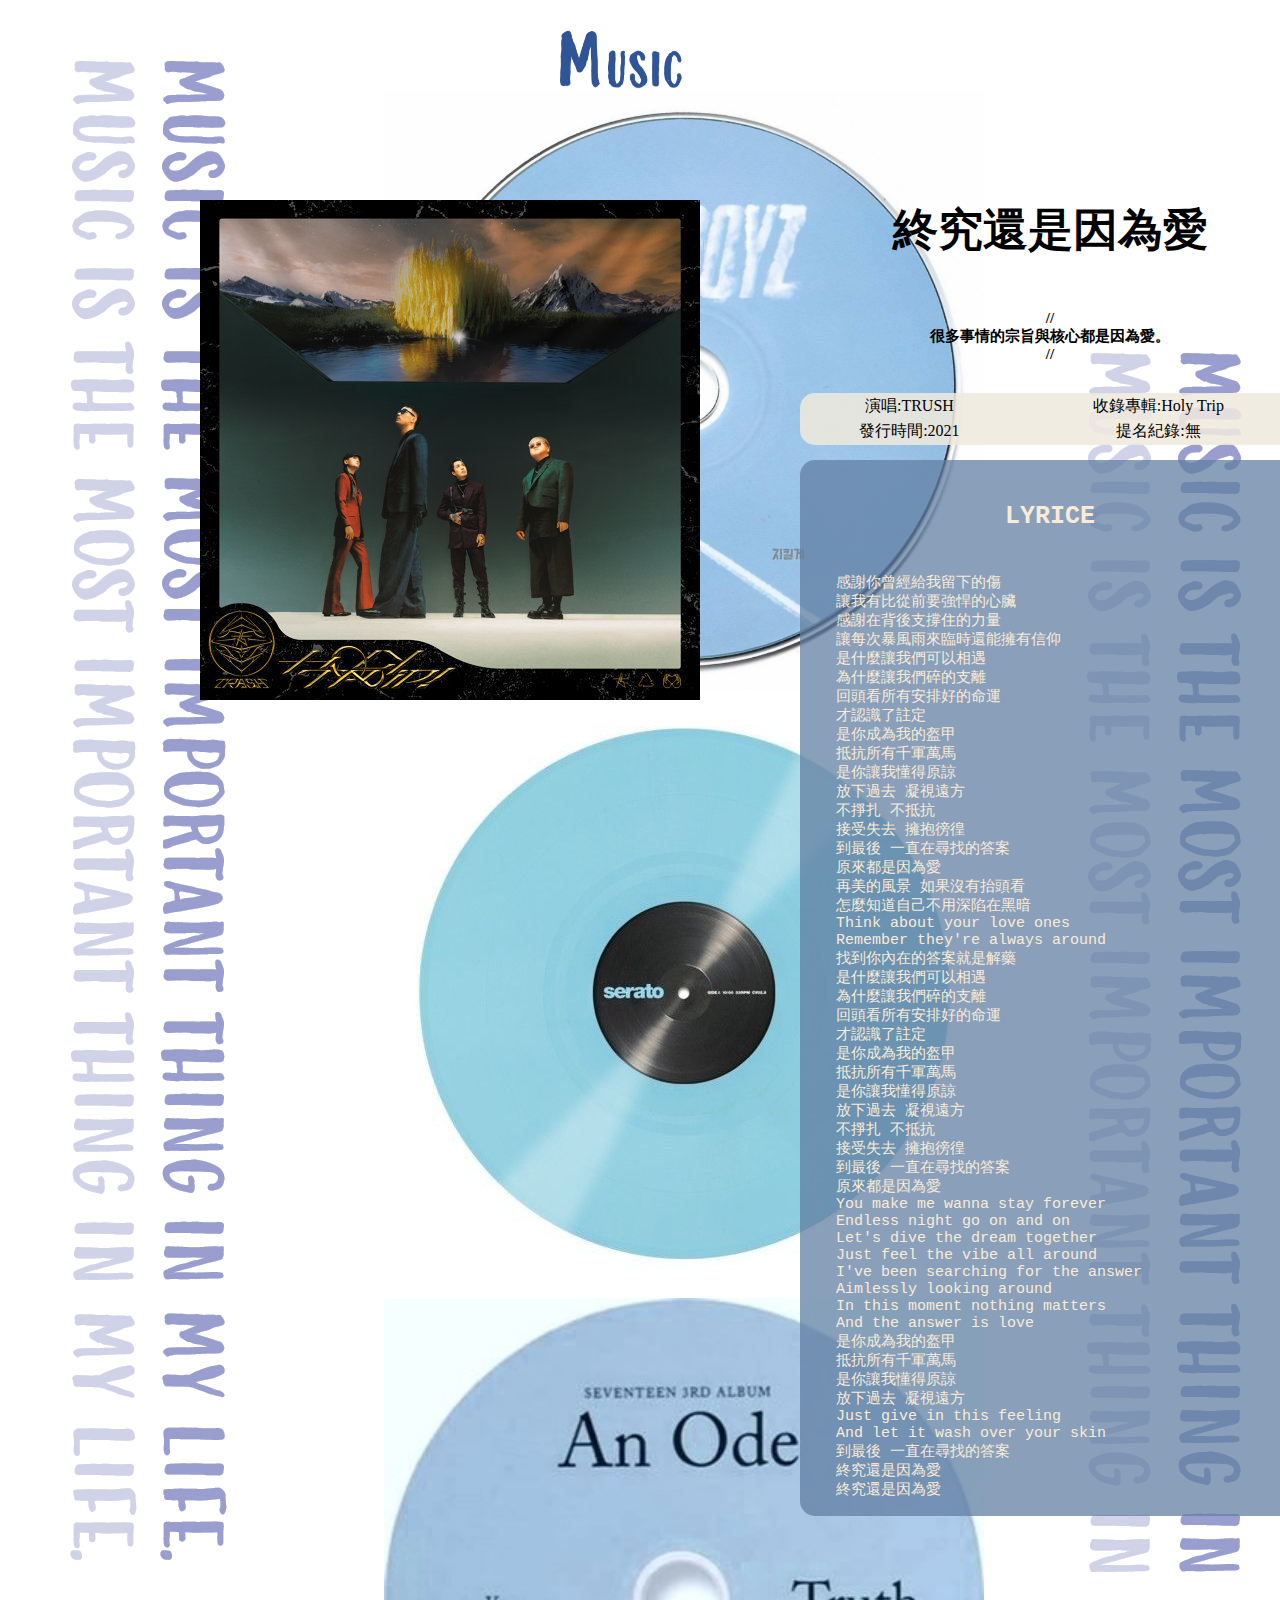
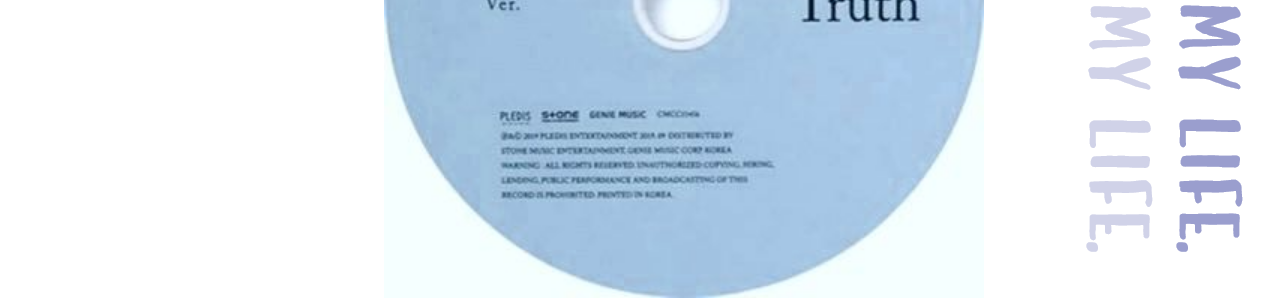
<file: 10944106王姵媗/ALL/love.html>
<!DOCTYPE html>
<html lang="en">
<head>
    <meta charset="UTF-8">
    <meta http-equiv="X-UA-Compatible" content="IE=edge">
    <meta name="viewport" content="width=device-width, initial-scale=1.0">
    <title>Document</title>
    <link rel="stylesheet" type="text/css" href="song.css">
    <style>
        .pic{
            position:fixed ;
            float: left;
            top: 200px;
            left: 200px;     
        }
        .right{
            position: absolute;
            top:200px;
            left: 800px;
        }
        .in{
            background-color: rgba(239, 233, 221, 0.867);
            border-radius: 15px;
            width: 500px;
            text-align: center;
        }
        .name{
            font-family: Impact, Haettenschweiler, 'Arial Narrow Bold', sans-serif;
            font-size: 45px;
            font-weight:bolder;
            text-decoration: none;
            text-align: center;
        }

        .ly{
            background-color: rgba(95, 125, 160, 0.729);
            color: antiquewhite;
            width: 500px;
            border-radius: 15px;
            font-size: 15px;
            font-family: 'Gill Sans', 'Gill Sans MT', Calibri, 'Trebuchet MS', sans-serif;
        }
        .lyy{
          font-size: 25px;
          font-weight: bolder;
          text-align: center;
      }
    </style>
</head>
<body>
    <div class="head">
        <a href="../index.html"><img src="assert/title.png" width="200"></a>
   </div>
    <div class="img1">
        <img src="assert/im1.png">
   
   </div>
   <div class="img2">
       <img src="assert/im1.png">
  </div>
  <div class="back">
    <img src="assert/n on Twitter.jpg" width="600">
    <img src="assert/1.jpg" width="600">
    <img src="assert/seventeen cd icon.jpg" width="600">

</div>
    <div class="we">
        <div class="pic">
            <a href="https://www.youtube.com/watch?v=fl1Wbd-ldMQ"><img src="assert/終究.jpg" width="500"></a>
        </div>
        <div class="right">
            <div class="name">
                終究還是因為愛 
            </div>
            <div class="sen">
            <p>
            // <br>很多事情的宗旨與核心都是因為愛。<br>
             //
            </p>
            </div>
            <table class="in">
                <tr>
                    <td>演唱:TRUSH</td>
                    <td>收錄專輯:Holy Trip</td>
                </tr>
                <tr>
                    <td>發行時間:2021</td>
                    <td>提名紀錄:無</td>
                </tr>
            </table>
            <div class="ly">
            <pre>
    <P class="lyy">LYRICE</P>
    感謝你曾經給我留下的傷
    讓我有比從前要強悍的心臟
    感謝在背後支撐住的力量
    讓每次暴風雨來臨時還能擁有信仰
    是什麼讓我們可以相遇
    為什麼讓我們碎的支離
    回頭看所有安排好的命運
    才認識了註定
    是你成為我的盔甲
    抵抗所有千軍萬馬
    是你讓我懂得原諒
    放下過去 凝視遠方
    不掙扎 不抵抗
    接受失去 擁抱徬徨
    到最後 一直在尋找的答案
    原來都是因為愛
    再美的風景 如果沒有抬頭看
    怎麼知道自己不用深陷在黑暗
    Think about your love ones
    Remember they're always around
    找到你內在的答案就是解藥
    是什麼讓我們可以相遇
    為什麼讓我們碎的支離
    回頭看所有安排好的命運
    才認識了註定
    是你成為我的盔甲
    抵抗所有千軍萬馬
    是你讓我懂得原諒
    放下過去 凝視遠方
    不掙扎 不抵抗
    接受失去 擁抱徬徨
    到最後 一直在尋找的答案
    原來都是因為愛
    You make me wanna stay forever
    Endless night go on and on
    Let's dive the dream together
    Just feel the vibe all around
    I've been searching for the answer
    Aimlessly looking around
    In this moment nothing matters
    And the answer is love
    是你成為我的盔甲
    抵抗所有千軍萬馬
    是你讓我懂得原諒
    放下過去 凝視遠方
    Just give in this feeling
    And let it wash over your skin
    到最後 一直在尋找的答案
    終究還是因為愛
    終究還是因為愛
        </pre>
               </div>
        </div>
        
    </div>
    
</body>
</html>
</file>
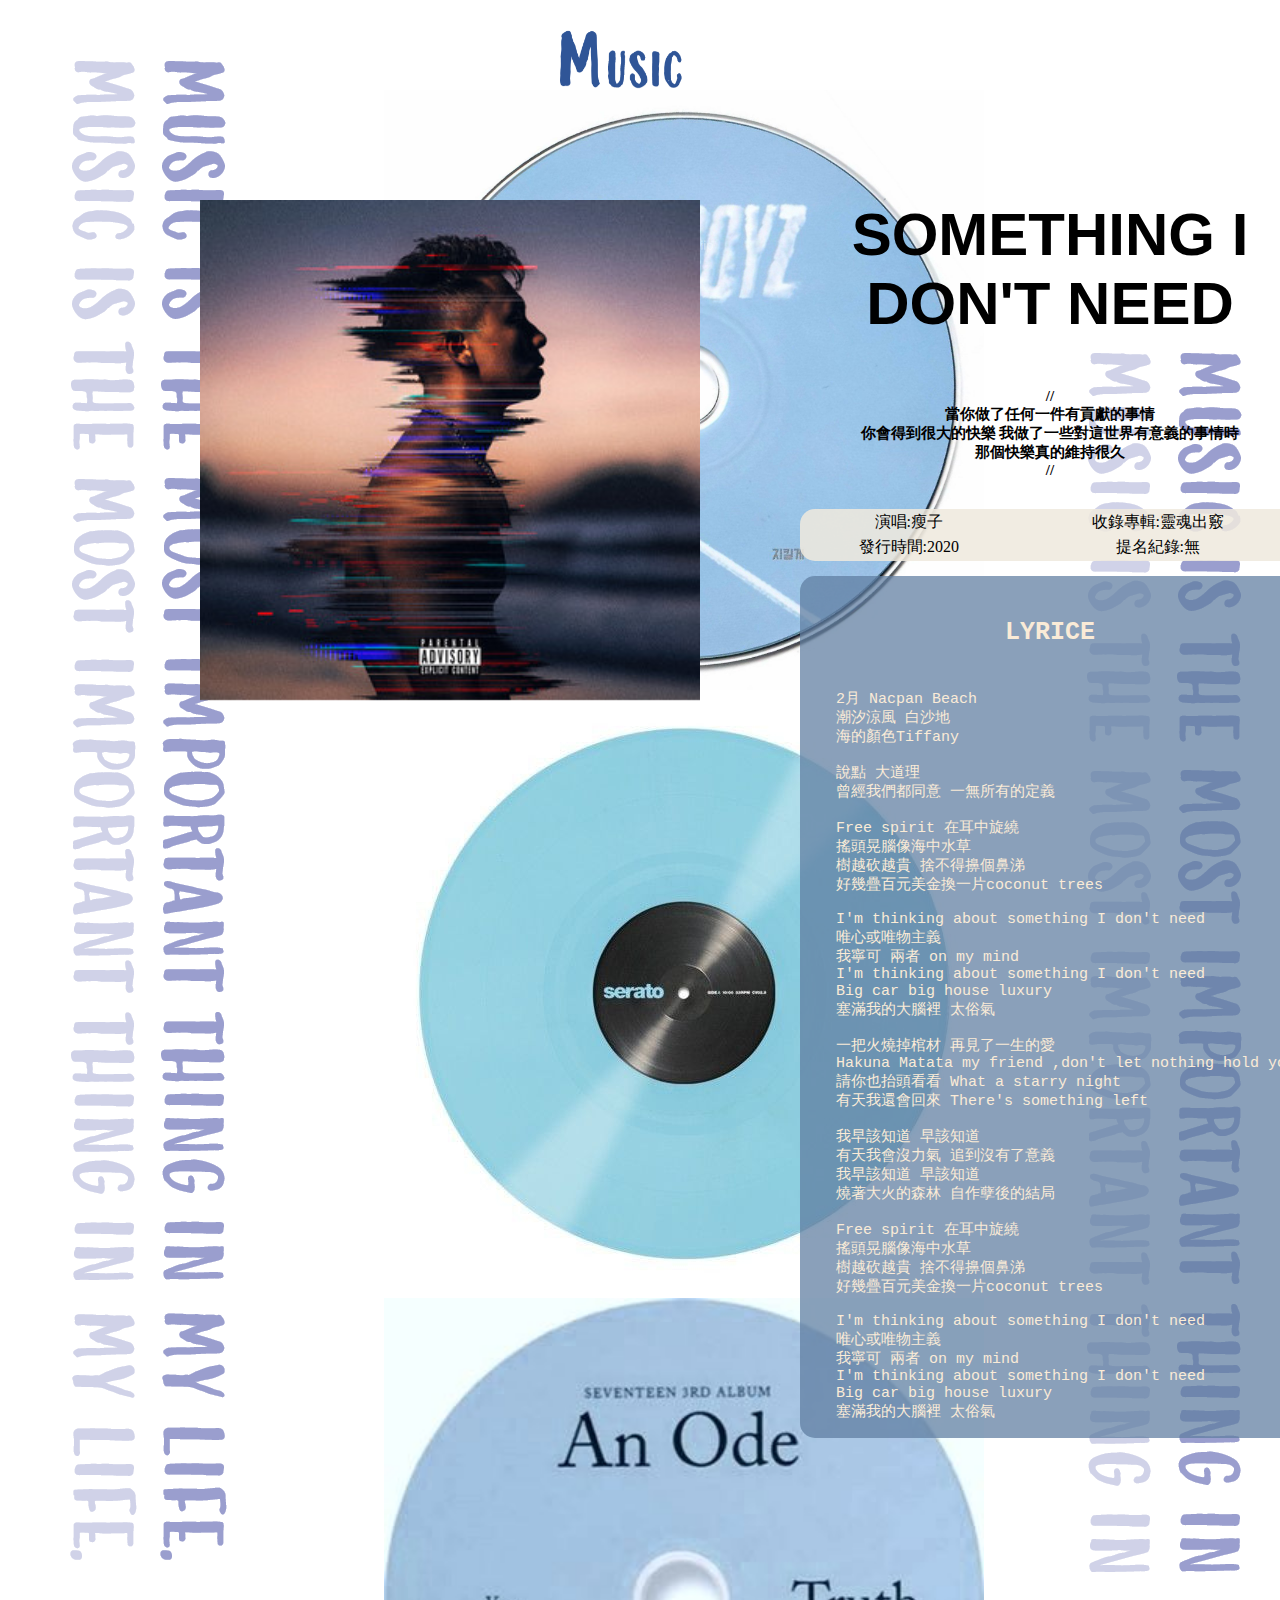
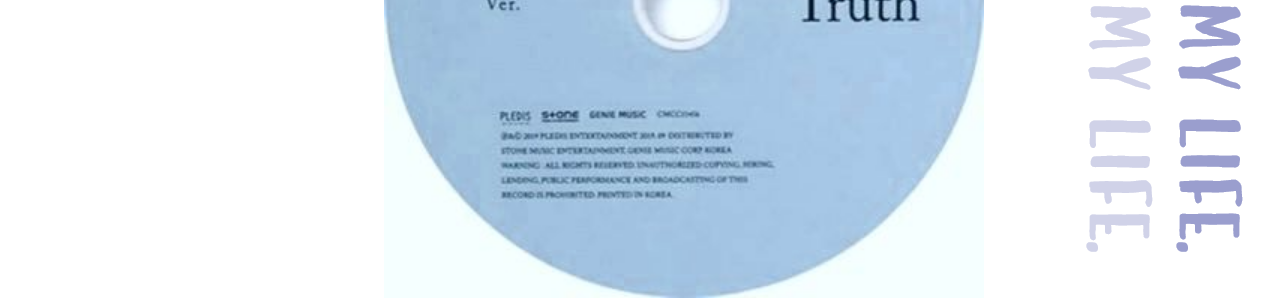
<file: 10944106王姵媗/ALL/something.html>
<!DOCTYPE html>
<html lang="en">
<head>
    <meta charset="UTF-8">
    <meta http-equiv="X-UA-Compatible" content="IE=edge">
    <meta name="viewport" content="width=device-width, initial-scale=1.0">
    <title>Document</title>
    <link rel="stylesheet" type="text/css" href="song.css">
    <style>
        .pic{
            position:fixed ;
            float: left;
            top: 200px;
            left: 200px;     
        }
        .right{
            position: absolute;
            top:200px;
            left: 800px;
        }
        .in{
            background-color: rgba(239, 233, 221, 0.867);
            border-radius: 15px;
            width: 500px;
            text-align: center;
        }

        .name{
            font-family: Impact, Haettenschweiler, 'Arial Narrow Bold', sans-serif;
            font-size: 60px;
            font-weight:bolder;
            text-align: center;
        }

        .ly{
            background-color: rgba(95, 125, 160, 0.729);
            color: antiquewhite;
            width: 500px;
            border-radius: 15px;
            font-size: 15px;
            font-family: 'Gill Sans', 'Gill Sans MT', Calibri, 'Trebuchet MS', sans-serif;
        }
        .lyy{
          font-size: 25px;
          font-weight: bolder;
          text-align: center;
      }
    </style>
</head>
<body>
    <div class="head">
        <a href="../index.html"><img src="assert/title.png" width="200"></a>
   </div>
    <div class="img1">
        <img src="assert/im1.png">
   
   </div>
   <div class="img2">
       <img src="assert/im1.png">
  </div>
  <div class="back">
    <img src="assert/n on Twitter.jpg" width="600">
    <img src="assert/1.jpg" width="600">
    <img src="assert/seventeen cd icon.jpg" width="600">

</div>
    <div class="we">
        <div class="pic">
            <a href="https://www.youtube.com/watch?v=8FS9MvbXoUc"> <img src="assert/some.jpg" width="500"></a>
        </div>
        <div class="right">
            <div class="name">
                SOMETHING I DON'T NEED
            </div>
            <div class="sen">
            <p>
            // <br>當你做了任何一件有貢獻的事情<br>
            你會得到很大的快樂
            我做了一些對這世界有意義的事情時<br>
            那個快樂真的維持很久<br>
             //
            </p>
            </div>
            <table class="in">
                <tr>
                    <td>演唱:瘦子</td>
                    <td>收錄專輯:靈魂出竅</td>
                </tr>
                <tr>
                    <td>發行時間:2020</td>
                    <td>提名紀錄:無</td>
                </tr>
            </table>
            <div class="ly">
            <pre>
    <P class="lyy">LYRICE</P>
    2月 Nacpan Beach
    潮汐涼風 白沙地
    海的顏色Tiffany

    說點 大道理
    曾經我們都同意 一無所有的定義

    Free spirit 在耳中旋繞
    搖頭晃腦像海中水草
    樹越砍越貴 捨不得擤個鼻涕
    好幾疊百元美金換一片coconut trees

    I'm thinking about something I don't need
    唯心或唯物主義
    我寧可 兩者 on my mind
    I'm thinking about something I don't need
    Big car big house luxury
    塞滿我的大腦裡 太俗氣

    一把火燒掉棺材 再見了一生的愛
    Hakuna Matata my friend ,don't let nothing hold you back
    請你也抬頭看看 What a starry night
    有天我還會回來 There's something left

    我早該知道 早該知道
    有天我會沒力氣 追到沒有了意義
    我早該知道 早該知道
    燒著大火的森林 自作孽後的結局

    Free spirit 在耳中旋繞
    搖頭晃腦像海中水草
    樹越砍越貴 捨不得擤個鼻涕
    好幾疊百元美金換一片coconut trees

    I'm thinking about something I don't need
    唯心或唯物主義
    我寧可 兩者 on my mind
    I'm thinking about something I don't need
    Big car big house luxury
    塞滿我的大腦裡 太俗氣
        </pre>
               </div>
        </div>
        
    </div>
    
</body>
</html>
</file>
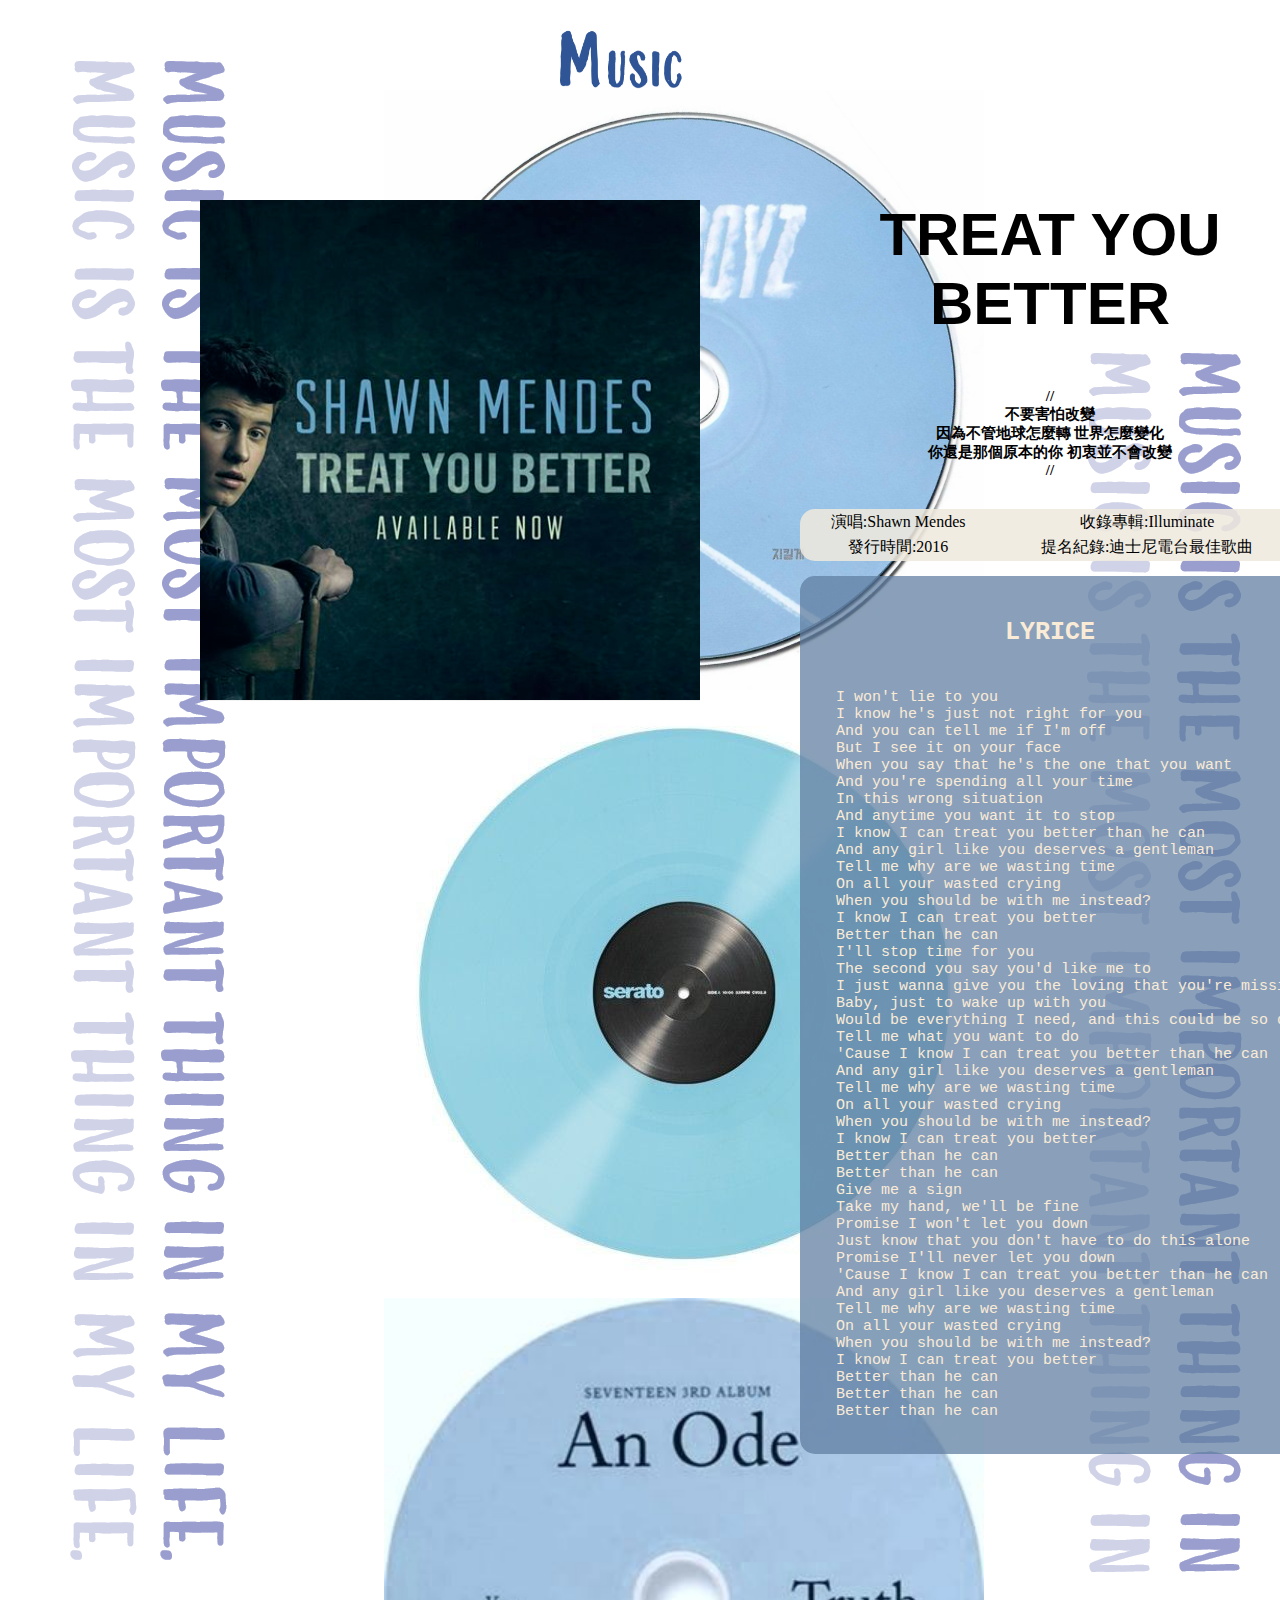
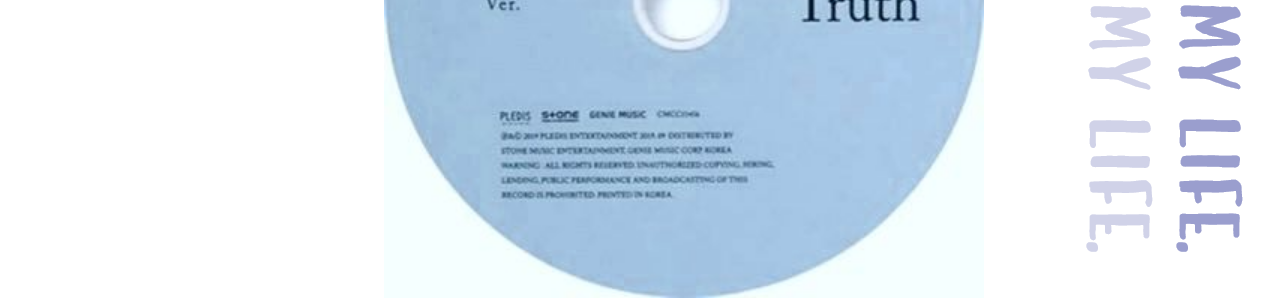
<file: 10944106王姵媗/ALL/treat.html>
<!DOCTYPE html>
<html lang="en">
<head>
    <meta charset="UTF-8">
    <meta http-equiv="X-UA-Compatible" content="IE=edge">
    <meta name="viewport" content="width=device-width, initial-scale=1.0">
    <title>Document</title>
    <link rel="stylesheet" type="text/css" href="song.css">
    <style>
        .pic{
            position:fixed ;
            float: left;
            top: 200px;
            left: 200px;     
        }
        .right{
            position: absolute;
            top:200px;
            left: 800px;
        }
        .in{
            background-color: rgba(239, 233, 221, 0.867);
            border-radius: 15px;
            width: 500px;
            text-align: center;
        }
        .name{
            font-family: Impact, Haettenschweiler, 'Arial Narrow Bold', sans-serif;
            font-size: 60px;
            font-weight:bolder;
            text-align: center;
        }
        .ly{
            background-color: rgba(95, 125, 160, 0.729);
            color: antiquewhite;
            width: 500px;
            border-radius: 15px;
            font-size: 15px;
            font-family: 'Gill Sans', 'Gill Sans MT', Calibri, 'Trebuchet MS', sans-serif;
        }
        .lyy{
          font-size: 25px;
          font-weight: bolder;
          text-align: center;
      }
      
    </style>
</head>
<body>
    <div class="head">
        <a href="../index.html"><img src="assert/title.png" width="200"></a>
   </div>
    <div class="img1">
        <img src="assert/im1.png">
   
   </div>
   <div class="img2">
       <img src="assert/im1.png">
  </div>
  <div class="back">
    <img src="assert/n on Twitter.jpg" width="600">
    <img src="assert/1.jpg" width="600">
    <img src="assert/seventeen cd icon.jpg" width="600">

</div>
    <div class="we">
        <div class="pic">
             <a href="https://www.youtube.com/watch?v=lY2yjAdbvdQ"><img src="assert/1465569508-79617274.png" width="500"></a>
        </div>
        <div class="right">
            <div class="name">
                TREAT YOU BETTER
            </div>
            <div class="sen">
            <p>
            // <br>不要害怕改變<br>
            因為不管地球怎麼轉 世界怎麼變化<br>
            你還是那個原本的你 初衷並不會改變<br> //
            </p>
            </div>
            <table class="in">
                <tr>
                    <td>演唱:Shawn Mendes</td>
                    <td>收錄專輯:Illuminate</td>
                </tr>
                <tr>
                    <td>發行時間:2016</td>
                    <td>提名紀錄:迪士尼電台最佳歌曲</td>
                </tr>
            </table>
            <div class="ly">
            <pre>
    <P class="lyy">LYRICE</P>
    I won't lie to you
    I know he's just not right for you
    And you can tell me if I'm off
    But I see it on your face
    When you say that he's the one that you want
    And you're spending all your time
    In this wrong situation
    And anytime you want it to stop
    I know I can treat you better than he can
    And any girl like you deserves a gentleman
    Tell me why are we wasting time
    On all your wasted crying
    When you should be with me instead?
    I know I can treat you better
    Better than he can
    I'll stop time for you
    The second you say you'd like me to
    I just wanna give you the loving that you're missing
    Baby, just to wake up with you
    Would be everything I need, and this could be so different
    Tell me what you want to do
    'Cause I know I can treat you better than he can
    And any girl like you deserves a gentleman
    Tell me why are we wasting time
    On all your wasted crying
    When you should be with me instead?
    I know I can treat you better
    Better than he can
    Better than he can
    Give me a sign
    Take my hand, we'll be fine
    Promise I won't let you down
    Just know that you don't have to do this alone
    Promise I'll never let you down
    'Cause I know I can treat you better than he can
    And any girl like you deserves a gentleman
    Tell me why are we wasting time
    On all your wasted crying
    When you should be with me instead?
    I know I can treat you better
    Better than he can
    Better than he can
    Better than he can
                
        </pre>
               </div>
        </div>
        
    </div>
    
</body>
</html>
</file>
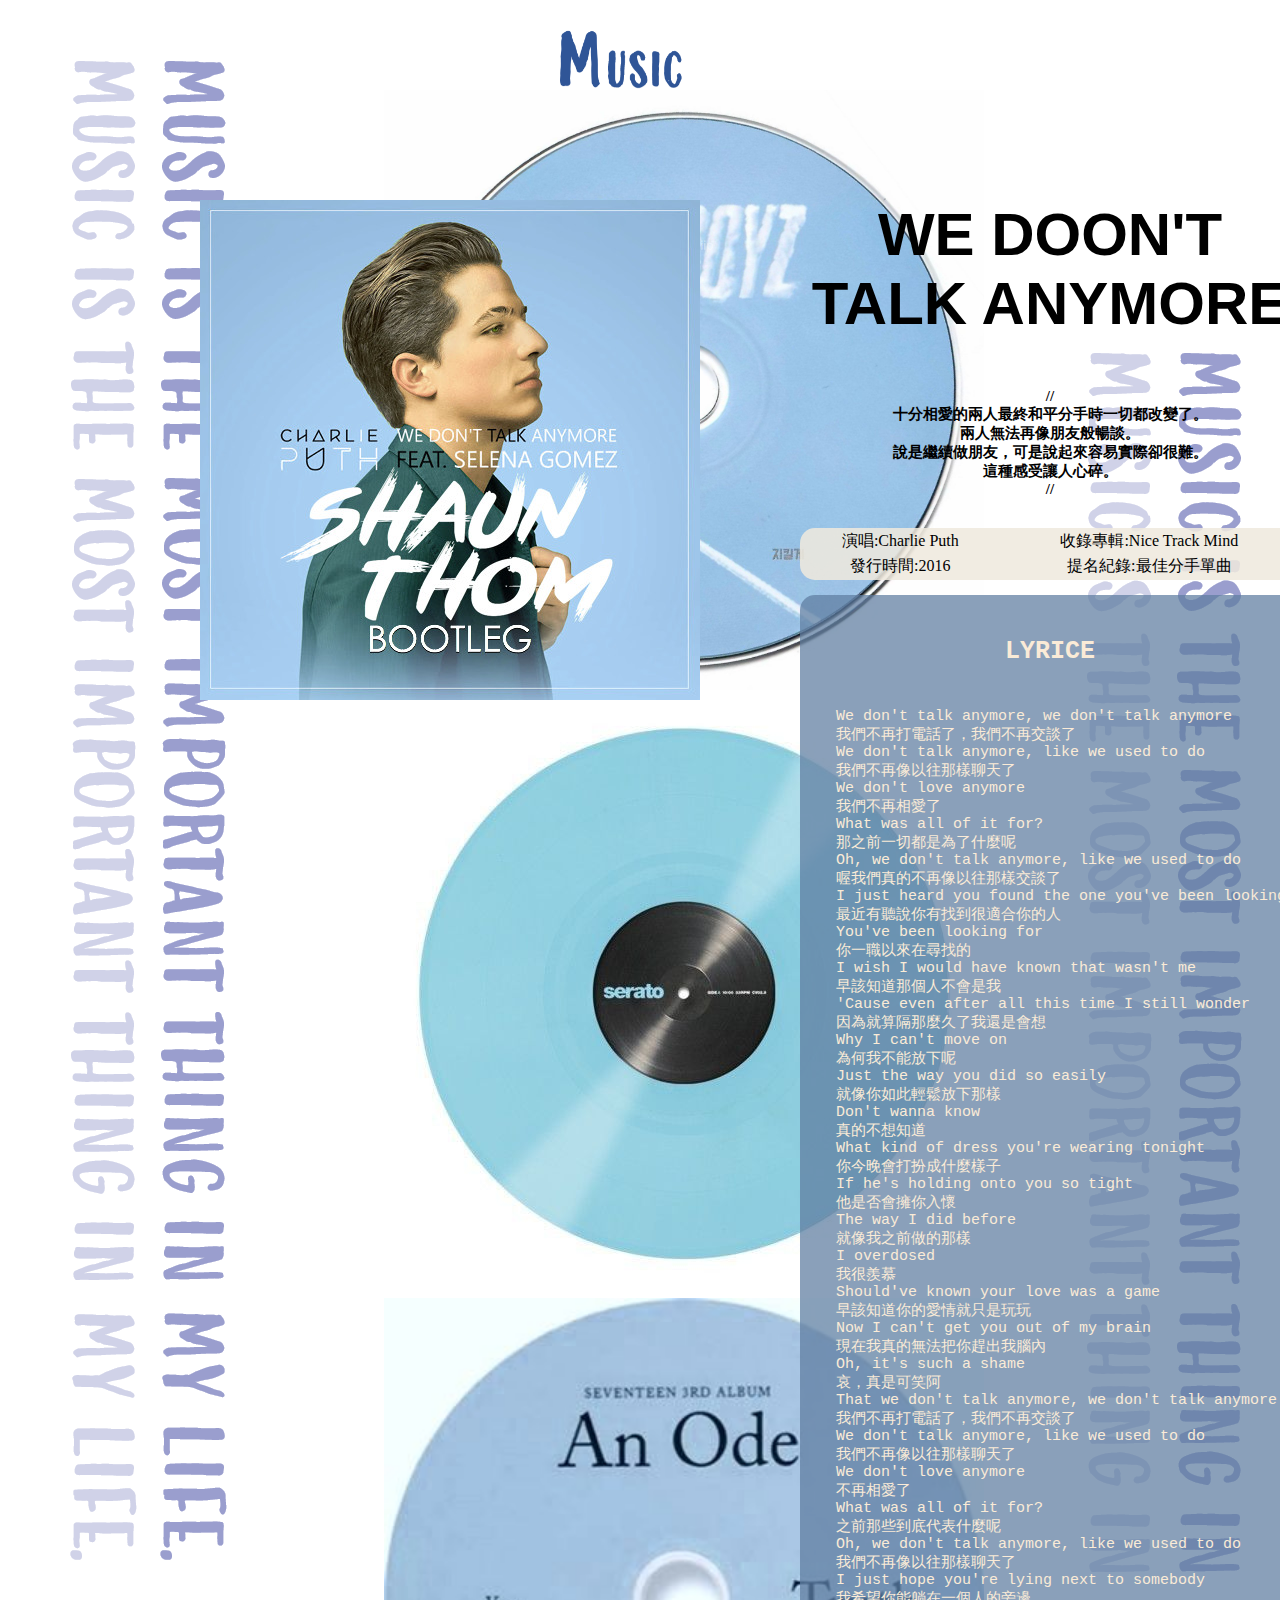
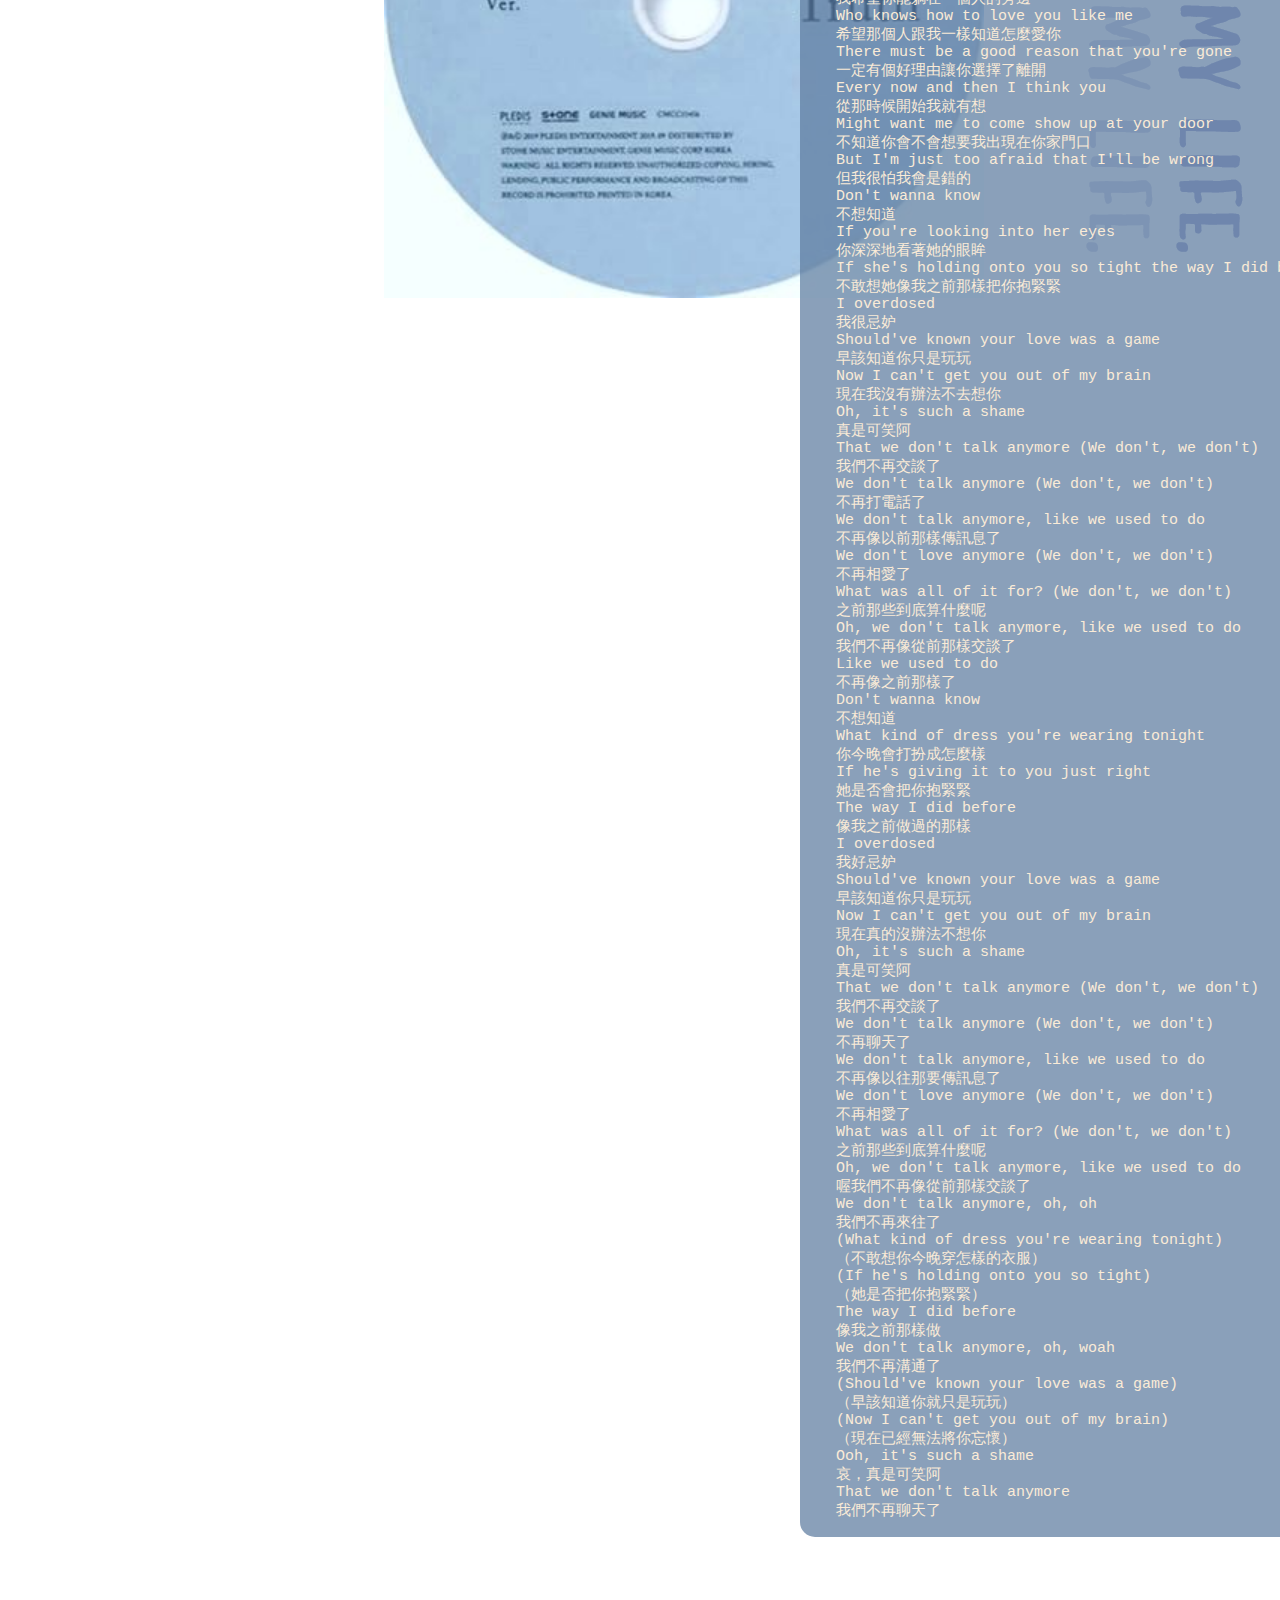
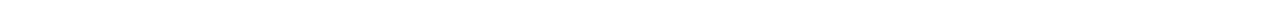
<file: 10944106王姵媗/ALL/we.html>
<!DOCTYPE html>
<html lang="en">
<head>
    <meta charset="UTF-8">
    <meta http-equiv="X-UA-Compatible" content="IE=edge">
    <meta name="viewport" content="width=device-width, initial-scale=1.0">
    <title>Document</title>
    <link rel="stylesheet" type="text/css" href="song.css">
    <style>
        .pic{
            position:fixed ;
            float: left;
            top: 200px;
            left: 200px;     
        }
        .right{
            position: absolute;
            top:200px;
            left: 800px;
        }
        .in{
            background-color: rgba(239, 233, 221, 0.867);
            border-radius: 15px;
            width: 500px;
            text-align: center;
        }
        .name{
            font-family: Impact, Haettenschweiler, 'Arial Narrow Bold', sans-serif;
            font-size: 60px;
            font-weight:bolder;
            
        }
        .name{
            font-family: Impact, Haettenschweiler, 'Arial Narrow Bold', sans-serif;
            font-size: 60px;
            font-weight:bolder;
            text-align: center;
        }

        .ly{
            background-color: rgba(95, 125, 160, 0.729);
            color: antiquewhite;
            width: 500px;
            border-radius: 15px;
            font-size: 15px;
            font-family: 'Gill Sans', 'Gill Sans MT', Calibri, 'Trebuchet MS', sans-serif;
        }
        .lyy{
          font-size: 25px;
          font-weight: bolder;
          text-align: center;
      }
    </style>
</head>
<body>
    <div class="head">
        <a href="../index.html"><img src="assert/title.png" width="200"></a>
   </div>
    <div class="img1">
        <img src="assert/im1.png">
   
   </div>
   <div class="img2">
       <img src="assert/im1.png">
  </div>
  <div class="back">
    <img src="assert/n on Twitter.jpg" width="600">
    <img src="assert/1.jpg" width="600">
    <img src="assert/seventeen cd icon.jpg" width="600">

</div>
    <div class="we">
        <div class="pic">
           <a href="https://www.youtube.com/watch?v=3AtDnEC4zak"><img src="assert/artworks-000189515316-czpf98-t500x500.jpg" width="500"></a>
        </div>
        <div class="right">
            <div class="name">
                WE DOON'T TALK ANYMORE
            </div>
            <div class="sen">
            <p>
            // <br>十分相愛的兩人最終和平分手時一切都改變了。<br>
                兩人無法再像朋友般暢談。<br>
                說是繼續做朋友，可是說起來容易實際卻很難。<br>
                這種感受讓人心碎。 <br> //
            </p>
            </div>
            <table class="in">
                <tr>
                    <td>演唱:Charlie Puth</td>
                    <td>收錄專輯:Nice Track Mind</td>
                </tr>
                <tr>
                    <td>發行時間:2016</td>
                    <td>提名紀錄:最佳分手單曲</td>
                </tr>
            </table>
            <div class="ly">
            <pre>
    <P class="lyy">LYRICE</P>
    We don't talk anymore, we don't talk anymore
    我們不再打電話了，我們不再交談了
    We don't talk anymore, like we used to do
    我們不再像以往那樣聊天了
    We don't love anymore
    我們不再相愛了
    What was all of it for?
    那之前一切都是為了什麼呢
    Oh, we don't talk anymore, like we used to do
    喔我們真的不再像以往那樣交談了
    I just heard you found the one you've been looking
    最近有聽說你有找到很適合你的人
    You've been looking for
    你一職以來在尋找的
    I wish I would have known that wasn't me
    早該知道那個人不會是我
    'Cause even after all this time I still wonder
    因為就算隔那麼久了我還是會想
    Why I can't move on
    為何我不能放下呢
    Just the way you did so easily
    就像你如此輕鬆放下那樣
    Don't wanna know
    真的不想知道
    What kind of dress you're wearing tonight
    你今晚會打扮成什麼樣子
    If he's holding onto you so tight
    他是否會擁你入懷
    The way I did before
    就像我之前做的那樣
    I overdosed
    我很羨慕
    Should've known your love was a game
    早該知道你的愛情就只是玩玩
    Now I can't get you out of my brain
    現在我真的無法把你趕出我腦內
    Oh, it's such a shame
    哀，真是可笑阿
    That we don't talk anymore, we don't talk anymore
    我們不再打電話了，我們不再交談了
    We don't talk anymore, like we used to do
    我們不再像以往那樣聊天了
    We don't love anymore
    不再相愛了
    What was all of it for?
    之前那些到底代表什麼呢
    Oh, we don't talk anymore, like we used to do
    我們不再像以往那樣聊天了
    I just hope you're lying next to somebody
    我希望你能躺在一個人的旁邊
    Who knows how to love you like me
    希望那個人跟我一樣知道怎麼愛你
    There must be a good reason that you're gone
    一定有個好理由讓你選擇了離開
    Every now and then I think you
    從那時候開始我就有想
    Might want me to come show up at your door
    不知道你會不會想要我出現在你家門口
    But I'm just too afraid that I'll be wrong
    但我很怕我會是錯的
    Don't wanna know
    不想知道
    If you're looking into her eyes
    你深深地看著她的眼眸
    If she's holding onto you so tight the way I did before
    不敢想她像我之前那樣把你抱緊緊
    I overdosed
    我很忌妒
    Should've known your love was a game
    早該知道你只是玩玩
    Now I can't get you out of my brain
    現在我沒有辦法不去想你
    Oh, it's such a shame
    真是可笑阿
    That we don't talk anymore (We don't, we don't)
    我們不再交談了
    We don't talk anymore (We don't, we don't)
    不再打電話了
    We don't talk anymore, like we used to do
    不再像以前那樣傳訊息了
    We don't love anymore (We don't, we don't)
    不再相愛了
    What was all of it for? (We don't, we don't)
    之前那些到底算什麼呢
    Oh, we don't talk anymore, like we used to do
    我們不再像從前那樣交談了
    Like we used to do
    不再像之前那樣了
    Don't wanna know
    不想知道
    What kind of dress you're wearing tonight
    你今晚會打扮成怎麼樣
    If he's giving it to you just right
    她是否會把你抱緊緊
    The way I did before
    像我之前做過的那樣
    I overdosed
    我好忌妒
    Should've known your love was a game
    早該知道你只是玩玩
    Now I can't get you out of my brain
    現在真的沒辦法不想你
    Oh, it's such a shame
    真是可笑阿
    That we don't talk anymore (We don't, we don't)
    我們不再交談了
    We don't talk anymore (We don't, we don't)
    不再聊天了
    We don't talk anymore, like we used to do
    不再像以往那要傳訊息了
    We don't love anymore (We don't, we don't)
    不再相愛了
    What was all of it for? (We don't, we don't)
    之前那些到底算什麼呢
    Oh, we don't talk anymore, like we used to do
    喔我們不再像從前那樣交談了
    We don't talk anymore, oh, oh
    我們不再來往了
    (What kind of dress you're wearing tonight)
    （不敢想你今晚穿怎樣的衣服）
    (If he's holding onto you so tight)
    （她是否把你抱緊緊）
    The way I did before
    像我之前那樣做
    We don't talk anymore, oh, woah
    我們不再溝通了
    (Should've known your love was a game)
    （早該知道你就只是玩玩）
    (Now I can't get you out of my brain)
    （現在已經無法將你忘懷）
    Ooh, it's such a shame
    哀，真是可笑阿
    That we don't talk anymore
    我們不再聊天了
        </pre>
               </div>
        </div>
        
    </div>
    
</body>
</html>
</file>
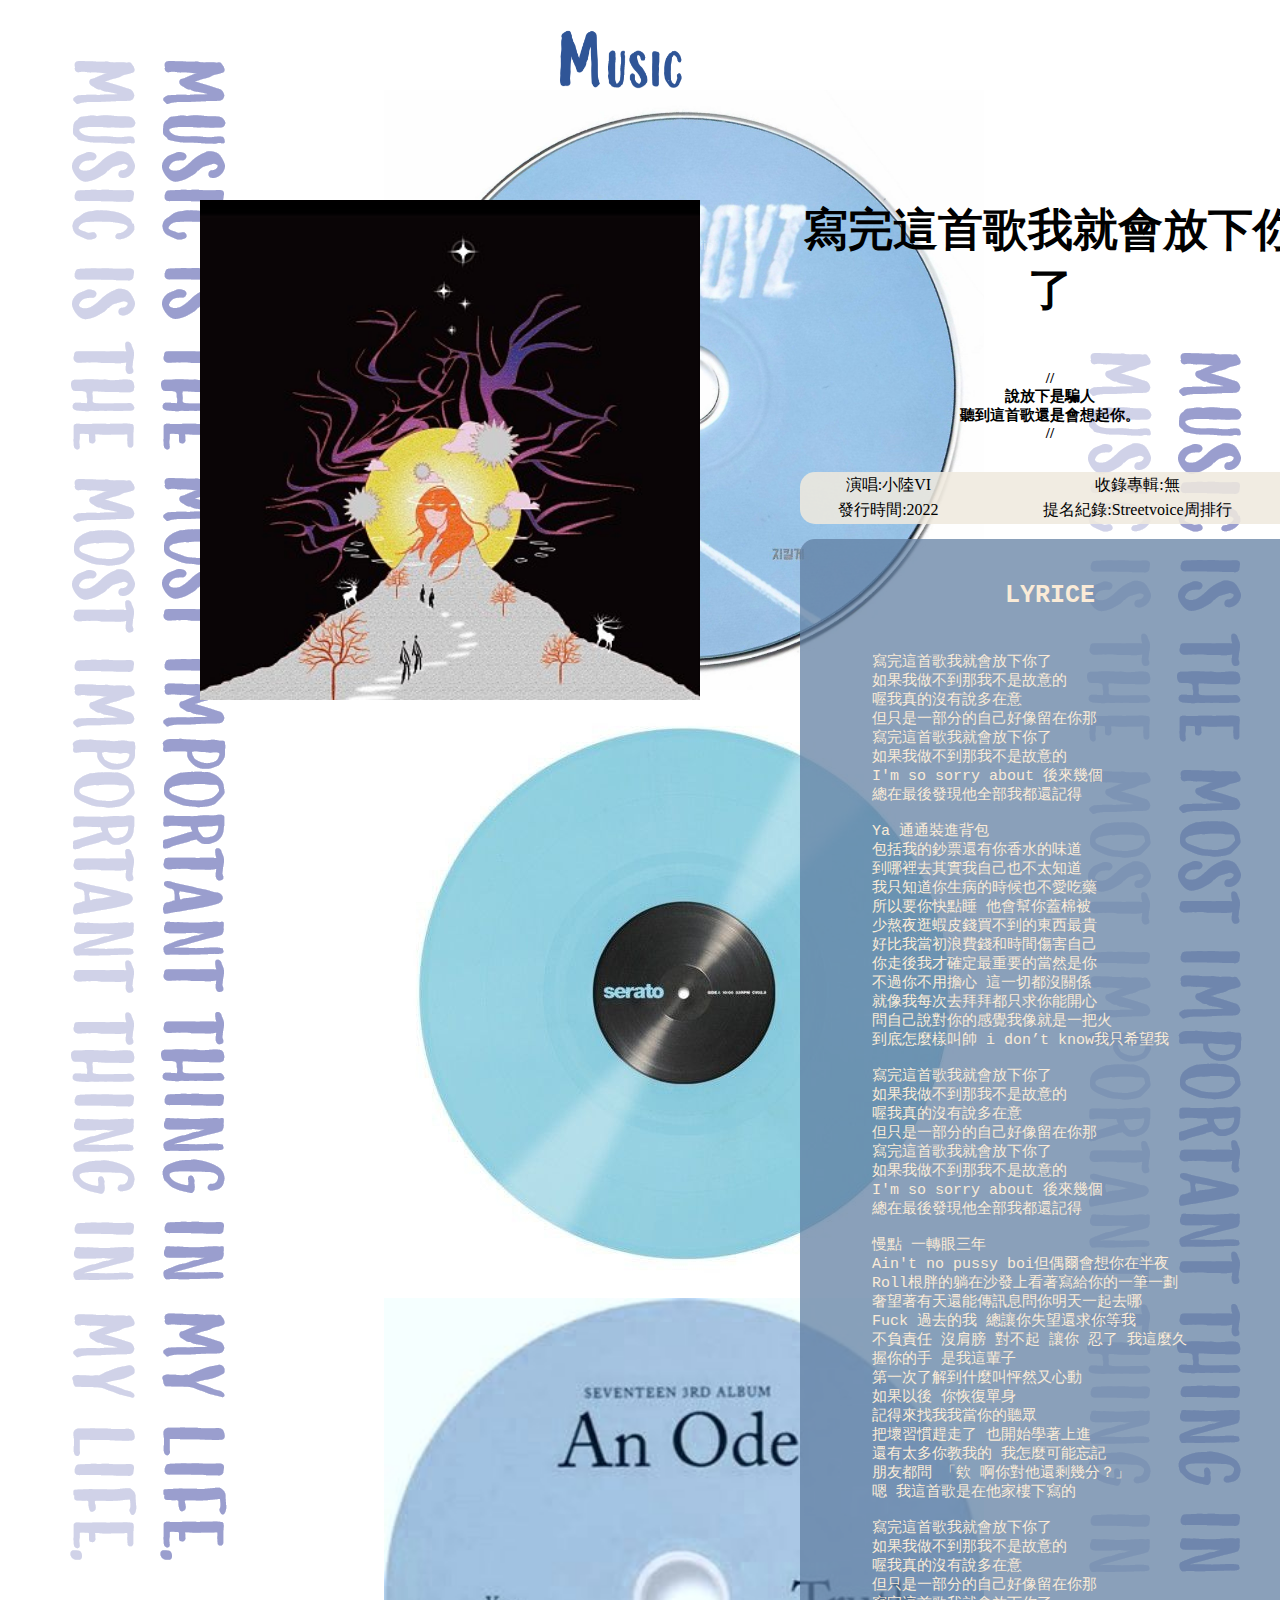
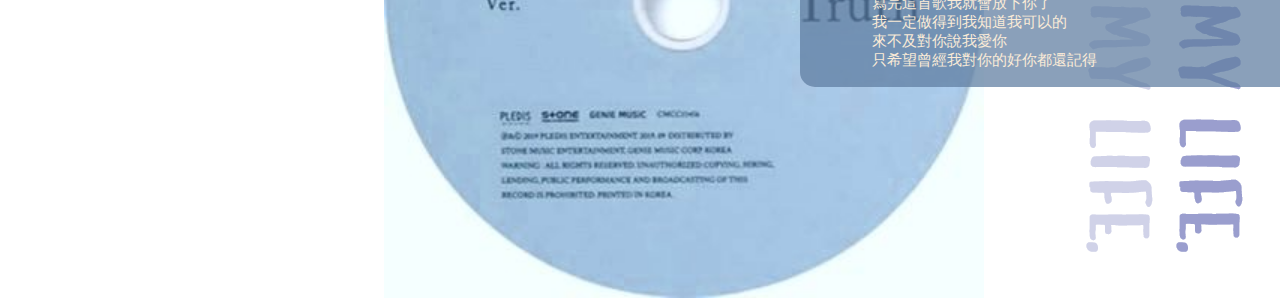
<file: 10944106王姵媗/ALL/write.html>
<!DOCTYPE html>
<html lang="en">
<head>
    <meta charset="UTF-8">
    <meta http-equiv="X-UA-Compatible" content="IE=edge">
    <meta name="viewport" content="width=device-width, initial-scale=1.0">
    <title>Document</title>
    <link rel="stylesheet" type="text/css" href="song.css">
    <style>
        .pic{
            position:fixed ;
            float: left;
            top: 200px;
            left: 200px;     
        }
        .right{
            position: absolute;
            top:200px;
            left: 800px;
        }
        .in{
            background-color: rgba(239, 233, 221, 0.867);
            border-radius: 15px;
            width: 500px;
            text-align: center;
        }

        .name{
            font-family: Impact, Haettenschweiler, 'Arial Narrow Bold', sans-serif;
            font-size: 45px;
            font-weight:bolder;
            text-align: center;
        }

        .ly{
            background-color: rgba(95, 125, 160, 0.729);
            color: antiquewhite;
            width: 500px;
            border-radius: 15px;
            font-size: 15px;
            font-family: 'Gill Sans', 'Gill Sans MT', Calibri, 'Trebuchet MS', sans-serif;
        }
        .lyy{
          font-size: 25px;
          font-weight: bolder;
          text-align: center;
      }
    </style>
</head>
<body>
    <div class="head">
        <a href="../index.html"><img src="assert/title.png" width="200"></a>
   </div>
    <div class="img1">
        <img src="assert/im1.png">
   
   </div>
   <div class="img2">
       <img src="assert/im1.png">
  </div>
  <div class="back">
    <img src="assert/n on Twitter.jpg" width="600">
    <img src="assert/1.jpg" width="600">
    <img src="assert/seventeen cd icon.jpg" width="600">

</div>
    <div class="we">
        <div class="pic">
            <a href="https://www.youtube.com/watch?v=0KMqq10rTrM"> <img src="assert/放下.jpg" width="500"></a>
        </div>
        <div class="right">
            <div class="name">
                寫完這首歌我就會放下你了
            </div>
            <div class="sen">
            <p>
            // <br>說放下是騙人<br>
                聽到這首歌還是會想起你。<br>
             //
            </p>
            </div>
            <table class="in">
                <tr>
                    <td>演唱:小陸VI</td>
                    <td>收錄專輯:無</td>
                </tr>
                <tr>
                    <td>發行時間:2022</td>
                    <td>提名紀錄:Streetvoice周排行</td>
                </tr>
            </table>
            <div class="ly">
            <pre>
    <P class="lyy">LYRICE</P>
        寫完這首歌我就會放下你了
        如果我做不到那我不是故意的
        喔我真的沒有說多在意
        但只是一部分的自己好像留在你那
        寫完這首歌我就會放下你了
        如果我做不到那我不是故意的
        I'm so sorry about 後來幾個
        總在最後發現他全部我都還記得

        Ya 通通裝進背包
        包括我的鈔票還有你香水的味道
        到哪裡去其實我自己也不太知道
        我只知道你生病的時候也不愛吃藥
        所以要你快點睡 他會幫你蓋棉被
        少熬夜逛蝦皮錢買不到的東西最貴
        好比我當初浪費錢和時間傷害自己
        你走後我才確定最重要的當然是你
        不過你不用擔心 這一切都沒關係
        就像我每次去拜拜都只求你能開心
        問自己說對你的感覺我像就是一把火
        到底怎麼樣叫帥 i don’t know我只希望我

        寫完這首歌我就會放下你了
        如果我做不到那我不是故意的
        喔我真的沒有說多在意
        但只是一部分的自己好像留在你那
        寫完這首歌我就會放下你了
        如果我做不到那我不是故意的
        I'm so sorry about 後來幾個
        總在最後發現他全部我都還記得

        慢點 一轉眼三年
        Ain't no pussy boi但偶爾會想你在半夜
        Roll根胖的躺在沙發上看著寫給你的一筆一劃
        奢望著有天還能傳訊息問你明天一起去哪
        Fuck 過去的我 總讓你失望還求你等我
        不負責任 沒肩膀 對不起 讓你 忍了 我這麼久
        握你的手 是我這輩子
        第一次了解到什麼叫怦然又心動
        如果以後 你恢復單身
        記得來找我我當你的聽眾
        把壞習慣趕走了 也開始學著上進
        還有太多你教我的 我怎麼可能忘記
        朋友都問 「欸 啊你對他還剩幾分？」
        嗯 我這首歌是在他家樓下寫的

        寫完這首歌我就會放下你了
        如果我做不到那我不是故意的
        喔我真的沒有說多在意
        但只是一部分的自己好像留在你那
        寫完這首歌我就會放下你了
        我一定做得到我知道我可以的
        來不及對你說我愛你
        只希望曾經我對你的好你都還記得
        </pre>
               </div>
        </div>
        
    </div>
    
</body>
</html>
</file>
<file: 10944106王姵媗/ALL/head.css>
.body{
    min-height: 100vh
}
.head{
    position: fixed;
    z-index: 2;
}
.back{
    overflow-x:hidden;
    overflow-y:hidden;
    position:absolute;
    width: 100%;
    z-index: -1;
}
.back1{
    position: relative;
    top: -50px;
    left:-20px;
    animation: animal 40s infinite linear;
    transform-origin: 15% 50% 0 ;


}
.back2{
      position: 5px;  
    left:300px;
    animation: animal 25s infinite linear;
    transform-origin: 15% 50% 0;


}
.back3{
    position: absolute;  
    right:-200px;
    top:-25px;
   animation: animal 38s infinite linear;
    transform-origin: 40% 50% 0;


}
.back4{
    position: absolute;  
    top:20%;
    left: 40%;
    animation: animal 40s infinite linear;
    transform-origin: 40% 50% 0;
}
.back5{
    position: absolute;  
    bottom: -100px;
    right: -300px;
    animation: animal 40s infinite linear;
    transform-origin: 40% 50% 0;

}
.back6{
    position: absolute;  
    top: -400px;
    right: 350px;
    animation: animal 35s infinite linear;
    transform-origin: 40% 50% 0;

}
@keyframes animal {
    0%{
      transform: rotate(0deg);
    }
    100%{
      transform: rotate(-360deg);

    }
}

.cdd{
    position:absolute;
    top:200px;
    left:80px;

}
.cd{
    position:absolute;
    top:200px;
    left: 250px;
    z-index: -1;
    transition:transform 1s;

}
.cd:hover{
    transform: translateX(100px);
}
.part{
    position:absolute;
    top: 160px;
    left:800px;
    
}
.be{
    border-radius: 15px;
}
</file>
<file: 10944106王姵媗/ALL/song.css>
@keyframes moving{
    from{
        top:100%;
    }
    to{
       top:-210%; 
    }
}
@keyframes moving1{
    from{
        top:-210%;
    }
    to{
       top:100%; 
    }
}

.img1{
    
    position:absolute;
    animation: moving 15s linear infinite;
}
.img2{
    position: absolute;
    left:80%;
    top: 300px;
    animation: moving1 15s linear infinite;
   
}
.head{
    position:fixed;
    left: 40%;
    z-index: 2;
}
.bar{
    position:fixed;
    left: 53%;
    z-index: 2;
    top:50px;
}
.pic{
    position:fixed ;
    float: left;
    top: 200px;
    left: 200px; 
    border-radius: 15px;    
}
.back{
    top:10%;
    left: 30%;
    position:absolute;
    z-index: -1;
}

.sen{
    font-size: 15px;
    font-weight: bolder;
    border-radius: 10px;
    width: 500;
    margin: 50px 0px 30px 0px;
    text-align: center;
   
}
.name>.href{
    text-decoration: none;
}
</file>
